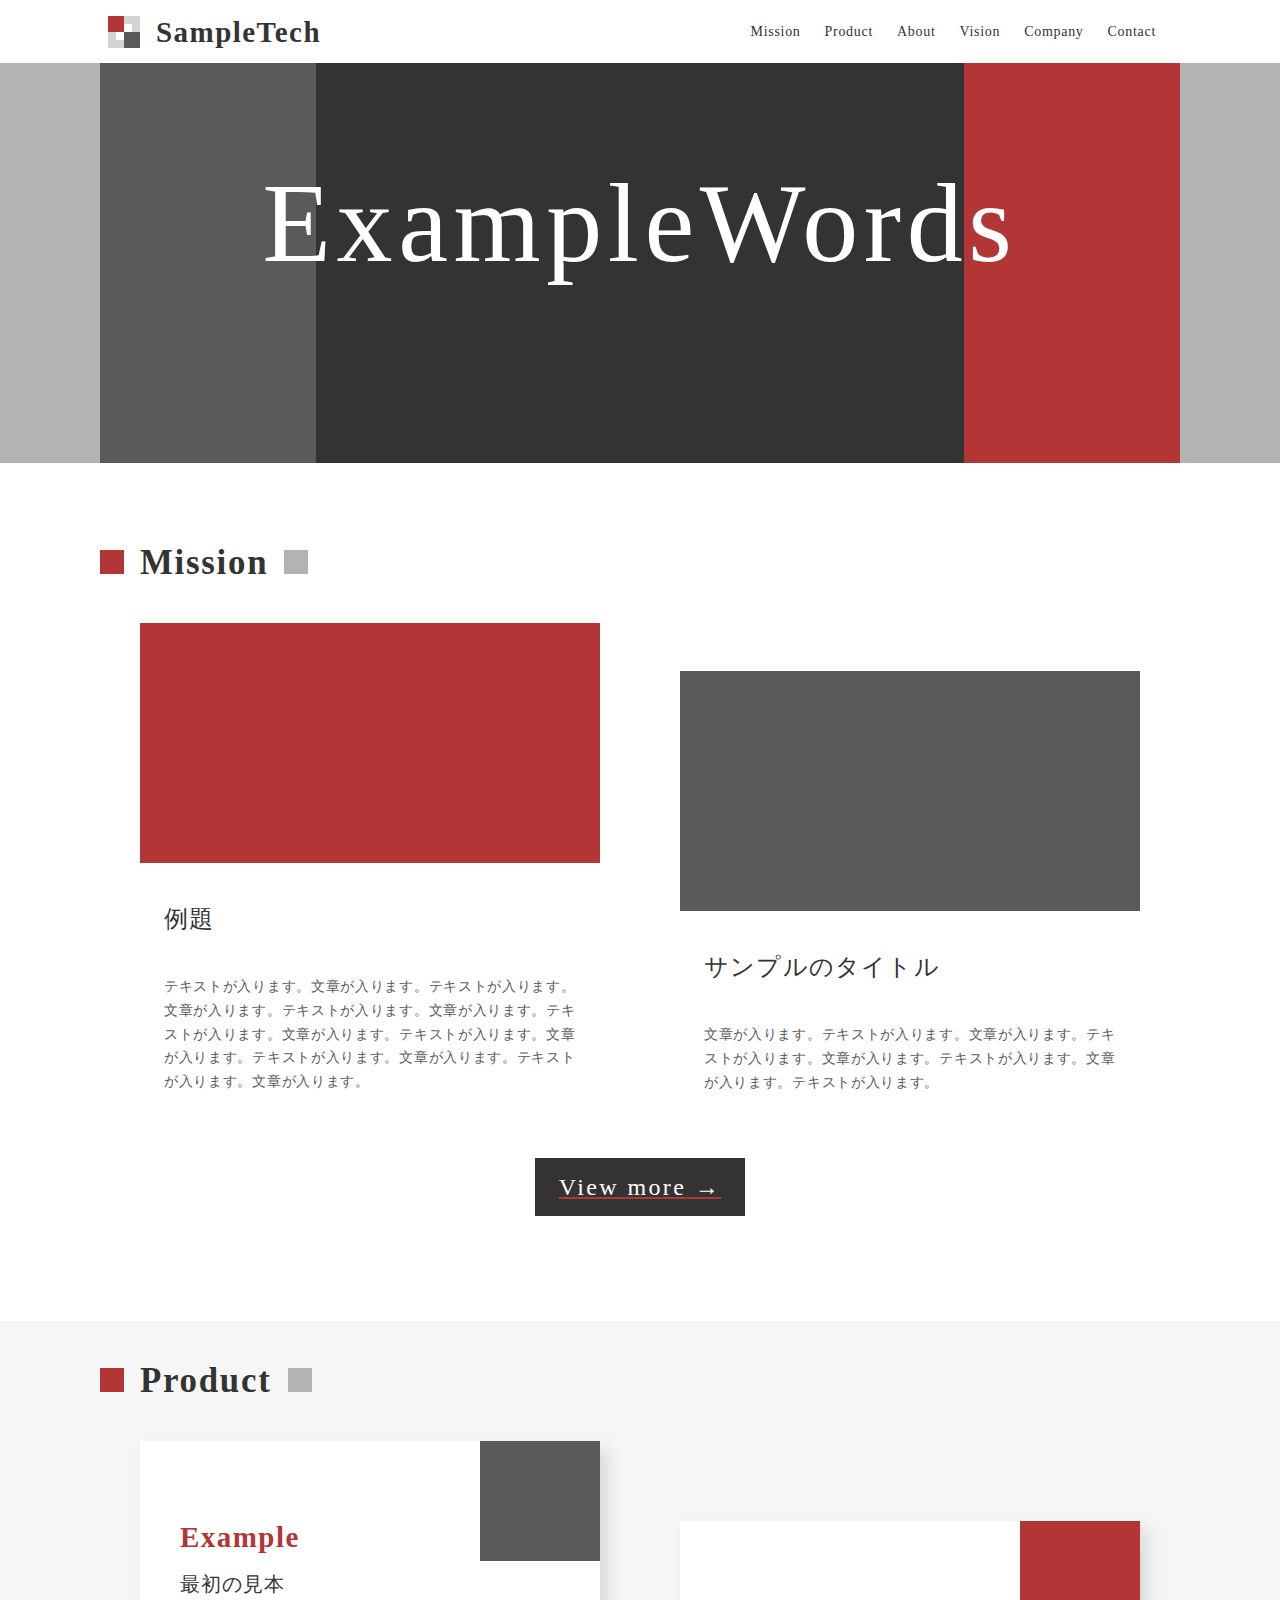
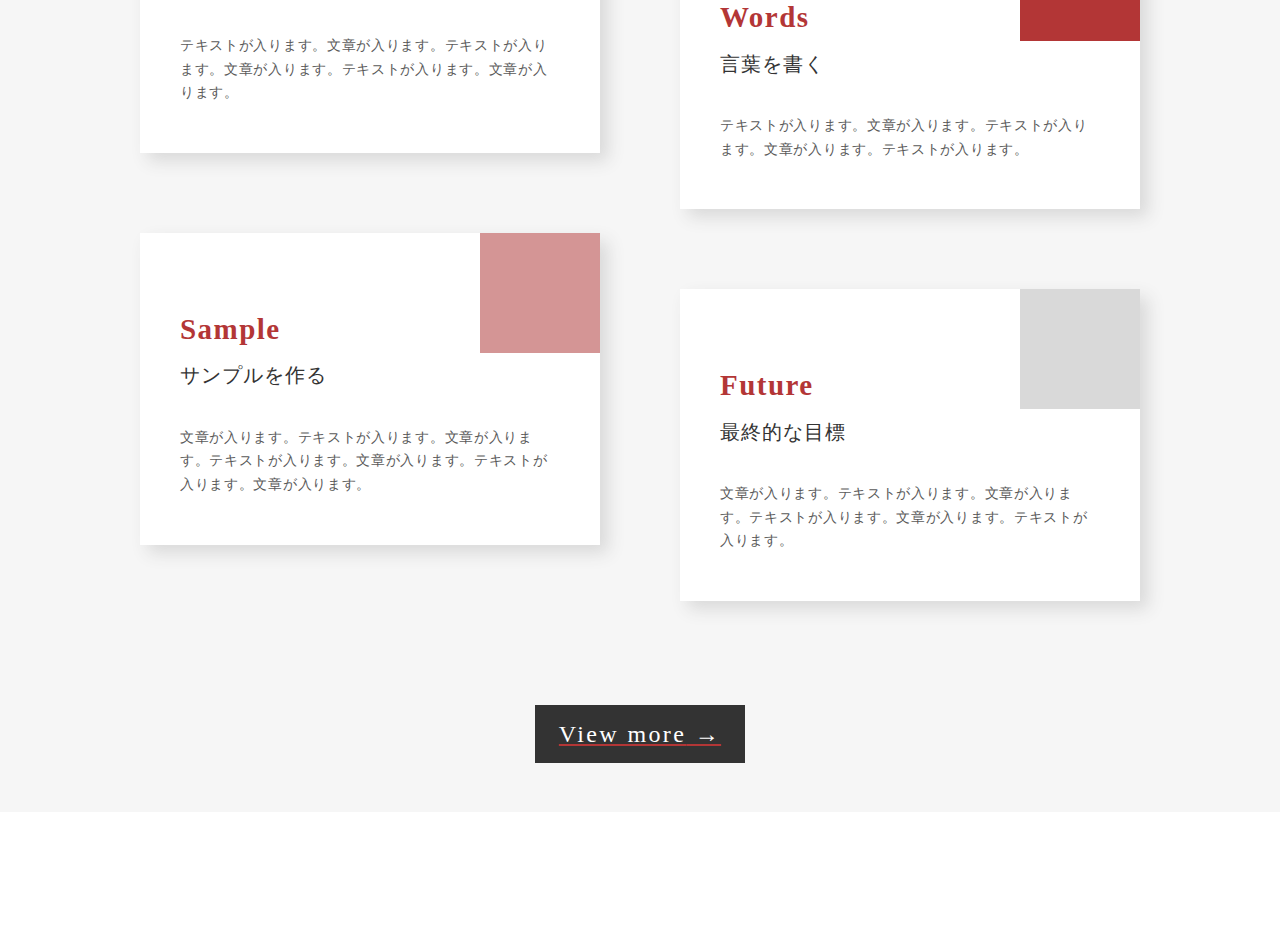
<file: sampletech/index.html>
<!DOCTYPE html>
<html>
  <head>
    <title>SampleTech</title>
    <meta charset="UTF-8" />
    <meta
      name="description"
      content="SampleTechはWebデザインのサンプルとして作られたWebサイトです。"
    />
    <meta name="viewport" content="width=device-width,initial-scale=1.0" />
    <link rel="stylesheet" href="style.css" />
  </head>
  <body>
    <!-- ヘッダー -->
    <header>
      <div class="wid-box">
        <div class="first">
          <!-- ロゴ -->
          <a href="index.html"><h3 class="logo-img">SampleTech</h3></a>
          <!-- PC用ナビゲーション -->
          <nav class="nav-pc">
            <ul>
              <li><a href="mission.html">Mission</a></li>
              <li><a href="product.html">Product</a></li>
              <li><a href="index.html#about">About</a></li>
              <li><a href="index.html#vision">Vision</a></li>
              <li><a href="index.html#company">Company</a></li>
              <li><a href="index.html#contact">Contact</a></li>
            </ul>
          </nav>
        </div>
      </div>
    </header>
    <main>
      <article>
        <section class="main-visual">
          <div class="wid-box">
            <div class="main-box">
              <h1 class="main-message">ExampleWords</h1>
            </div>
          </div>
        </section>
        <!-- ミッション -->
        <section class="mission">
          <div class="wid-box">
            <h2 class="b-and-f">Mission</h2>
            <div class="mission-div">
              <div class="mission-ko">
                <div class="box-m"></div>
                <h4 class="dai4">例題</h4>
                <p>
                  テキストが入ります。文章が入ります。テキストが入ります。文章が入ります。テキストが入ります。文章が入ります。テキストが入ります。文章が入ります。テキストが入ります。文章が入ります。テキストが入ります。文章が入ります。テキストが入ります。文章が入ります。
                </p>
              </div>
              <div class="mission-ko">
                <div class="box-m2"></div>
                <h4 class="dai4">サンプルのタイトル</h4>
                <p>
                  文章が入ります。テキストが入ります。文章が入ります。テキストが入ります。文章が入ります。テキストが入ります。文章が入ります。テキストが入ります。
                </p>
              </div>
            </div>
            <div class="center">
              <a href="mission.html" class="more">View more</a>
            </div>
          </div>
        </section>
        <!-- プロダクト -->
        <section id="product">
          <div class="wid-box">
            <h2 class="b-and-f">Product</h2>
            <div class="product-div">
              <div class="product-ko">
                <div class="product-mago">
                  <div class="box-p"></div>
                  <h3 class="red-b">Example</h3>
                  <h5 class="dai5">最初の見本</h5>
                  <p>
                    テキストが入ります。文章が入ります。テキストが入ります。文章が入ります。テキストが入ります。文章が入ります。
                  </p>
                </div>
                <div class="product-mago">
                  <div class="box-p2"></div>
                  <h3 class="red-b">Sample</h3>
                  <h5 class="dai5">サンプルを作る</h5>
                  <p>
                    文章が入ります。テキストが入ります。文章が入ります。テキストが入ります。文章が入ります。テキストが入ります。文章が入ります。
                  </p>
                </div>
              </div>
              <div class="product-ko2">
                <div class="product-mago">
                  <div class="box-p3"></div>
                  <h3 class="red-b">Words</h3>
                  <h5 class="dai5">言葉を書く</h5>
                  <p>
                    テキストが入ります。文章が入ります。テキストが入ります。文章が入ります。テキストが入ります。
                  </p>
                </div>
                <div class="product-mago">
                  <div class="box-p4"></div>
                  <h3 class="red-b">Future</h3>
                  <h5 class="dai5">最終的な目標</h5>
                  <p>
                    文章が入ります。テキストが入ります。文章が入ります。テキストが入ります。文章が入ります。テキストが入ります。
                  </p>
                </div>
              </div>
            </div>
            <div class="center">
              <a href="mission.html" class="more">View more</a>
            </div>
          </div>
        </section>
      </article>
    </main>
  </body>
</html>
</file>
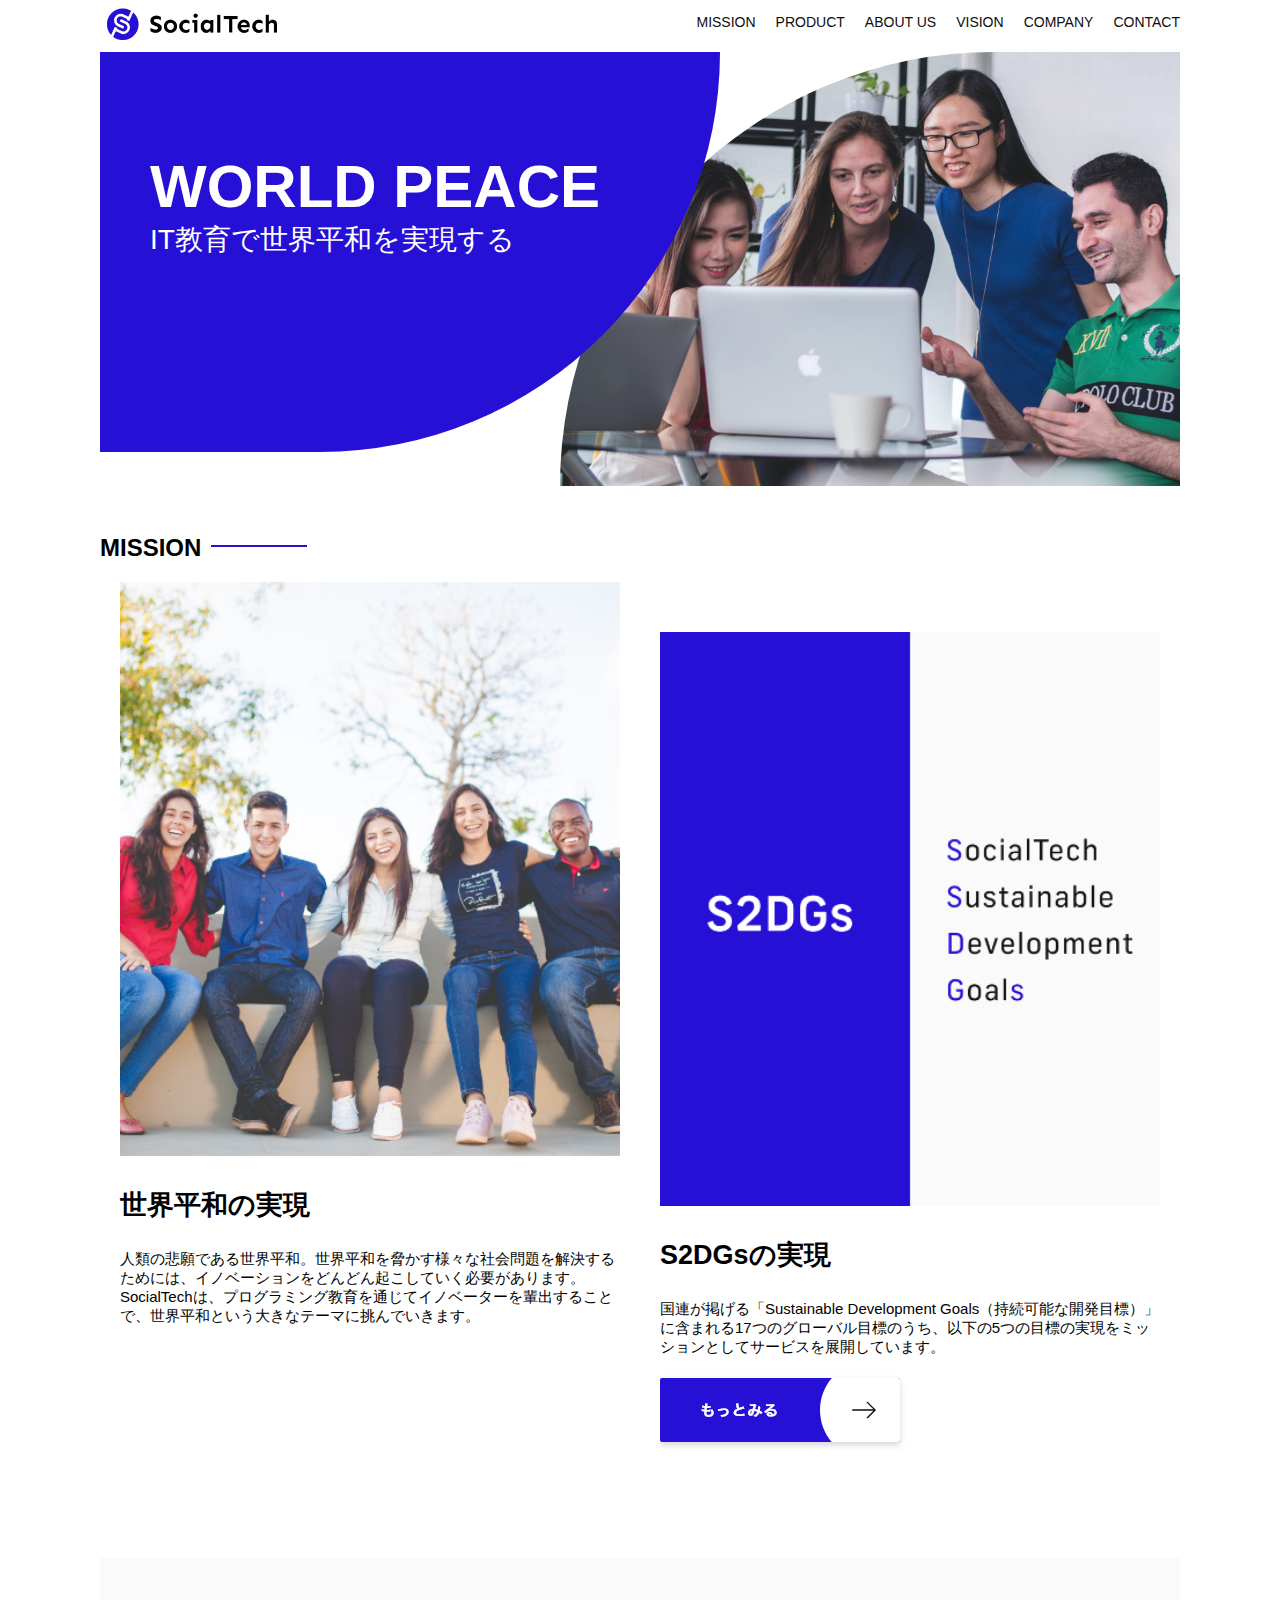
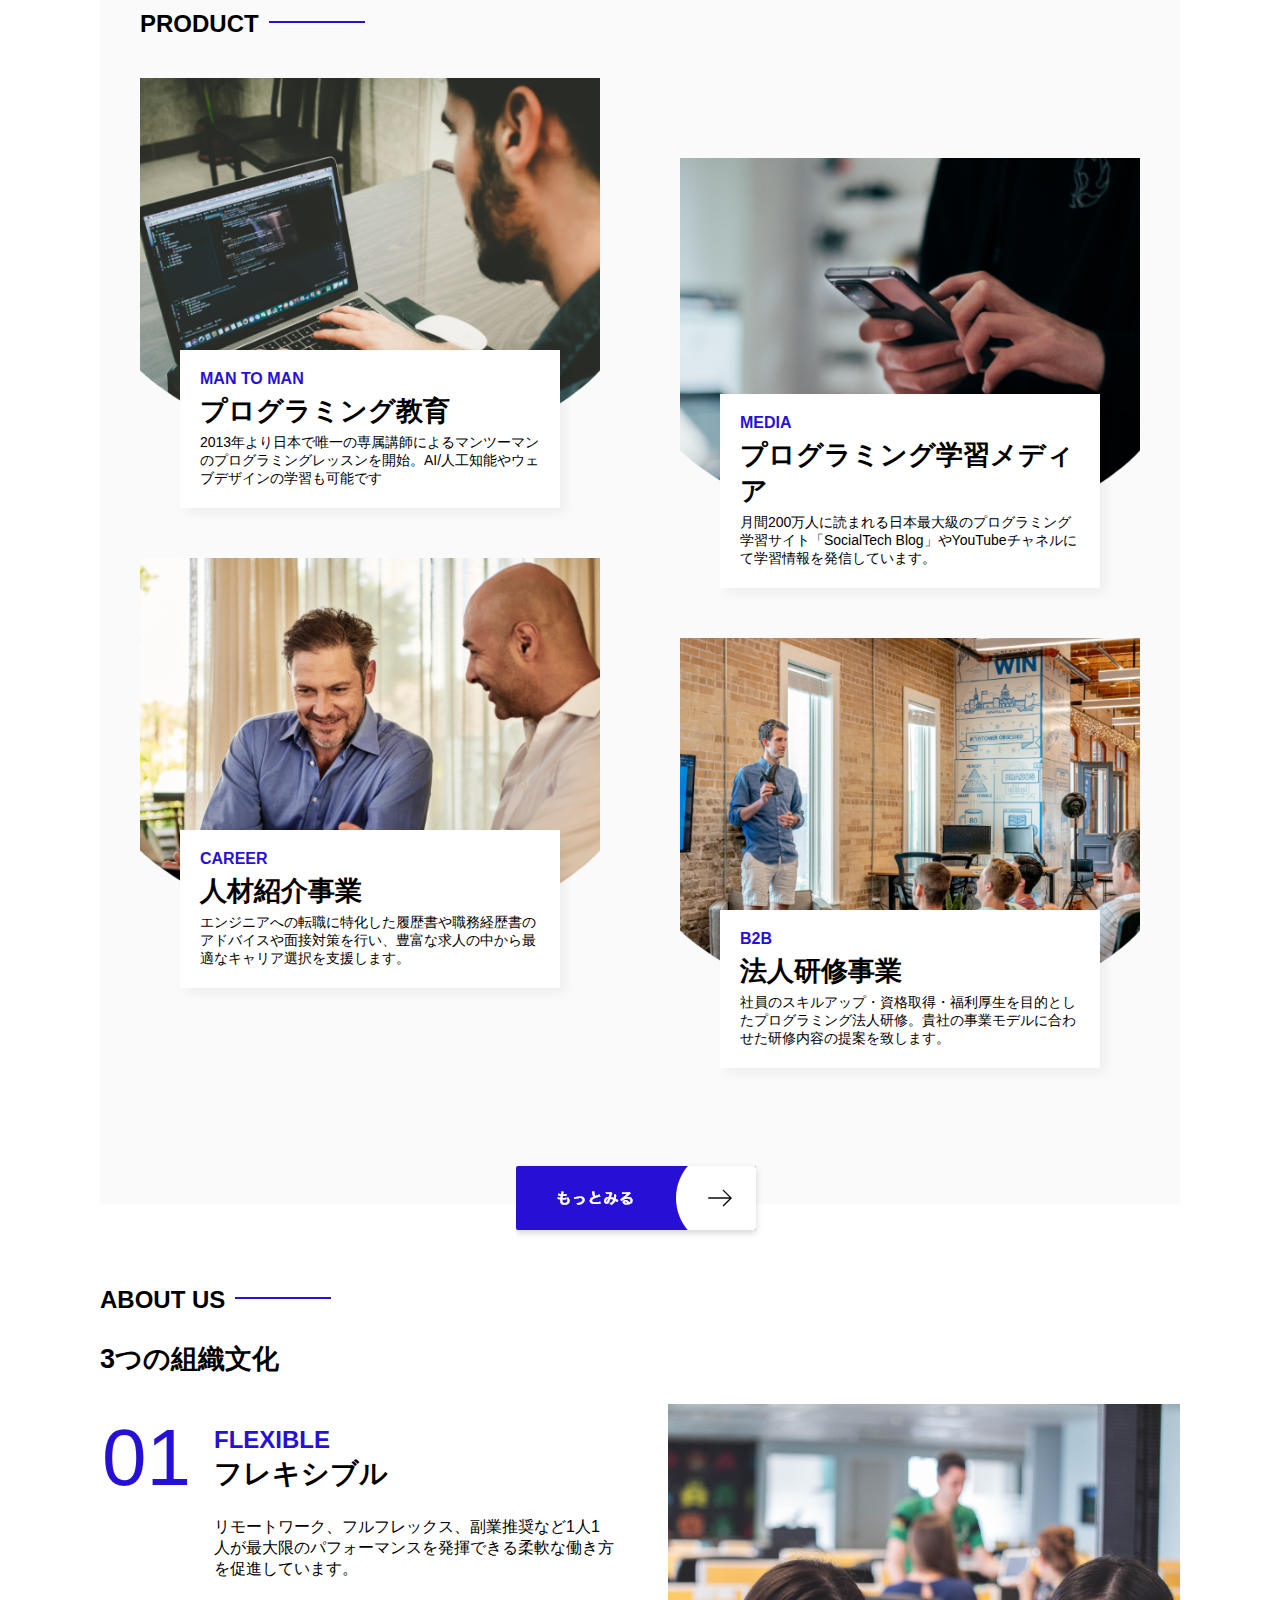
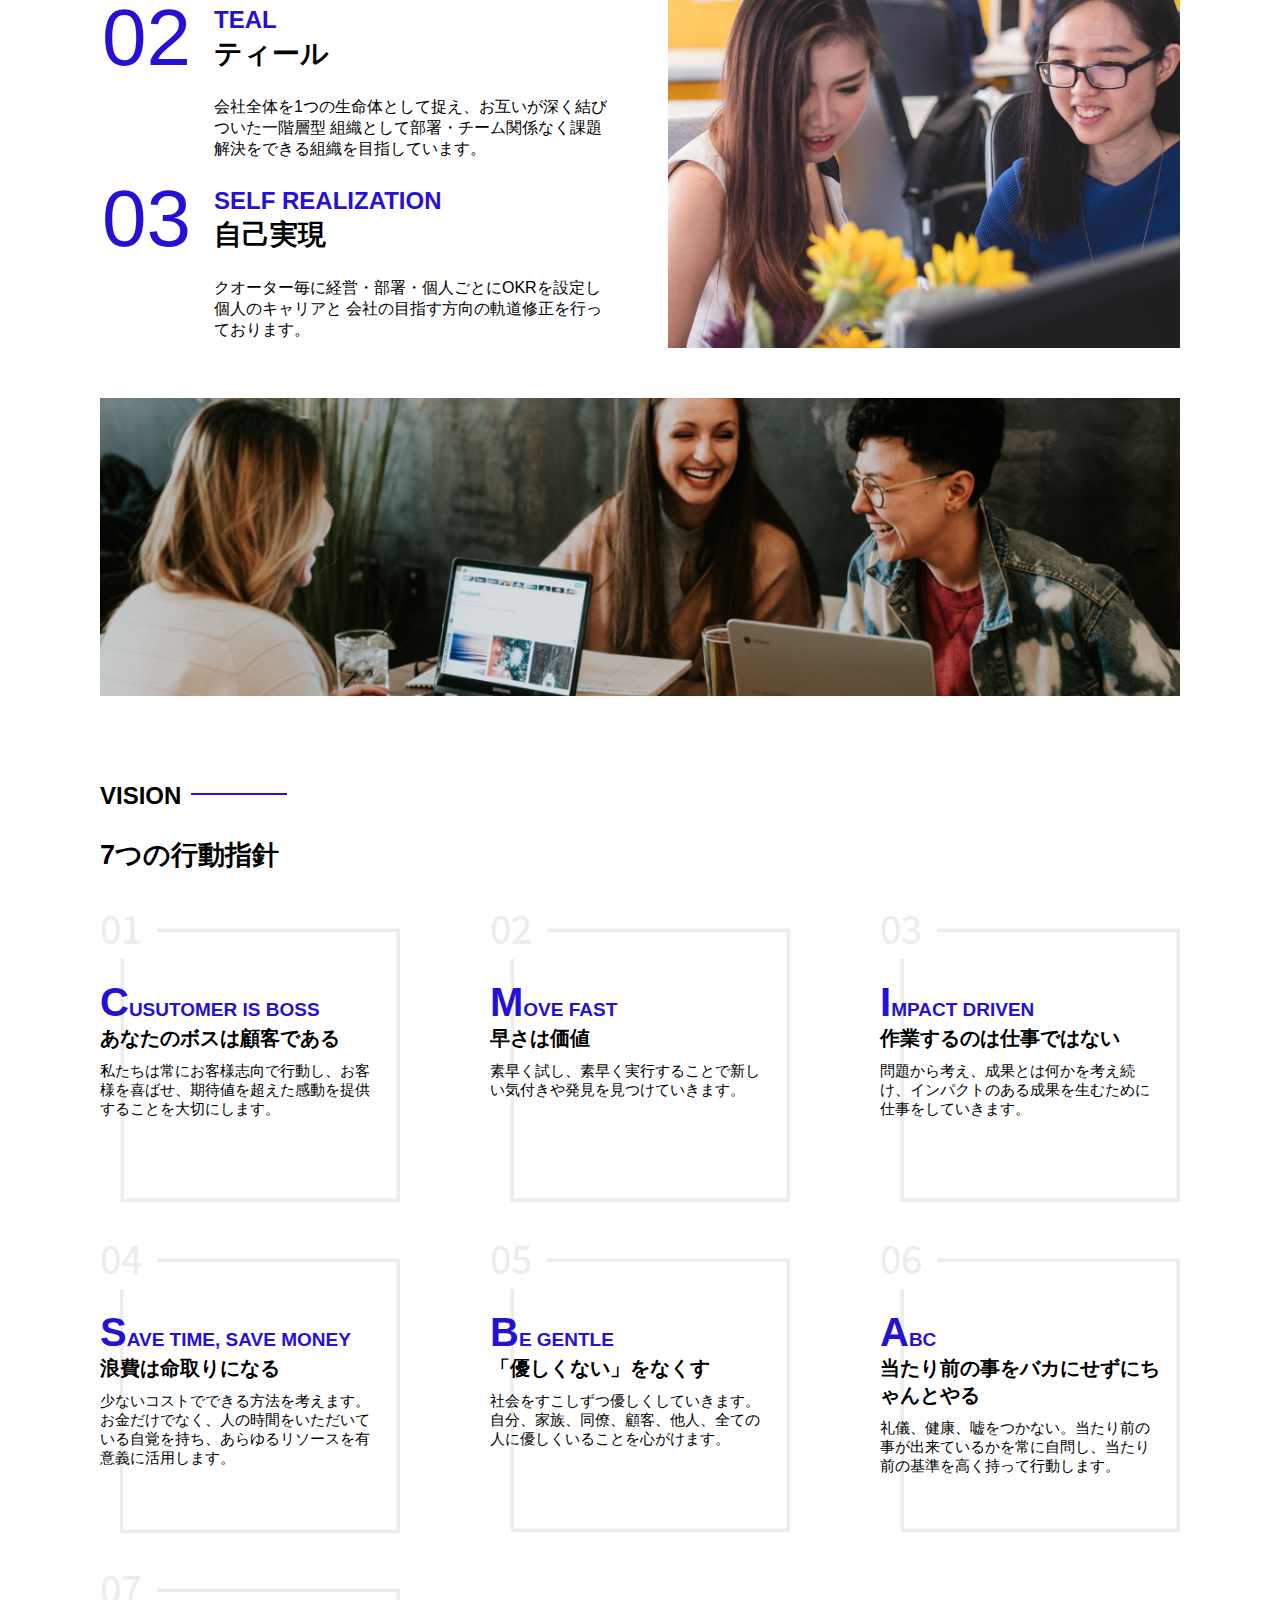
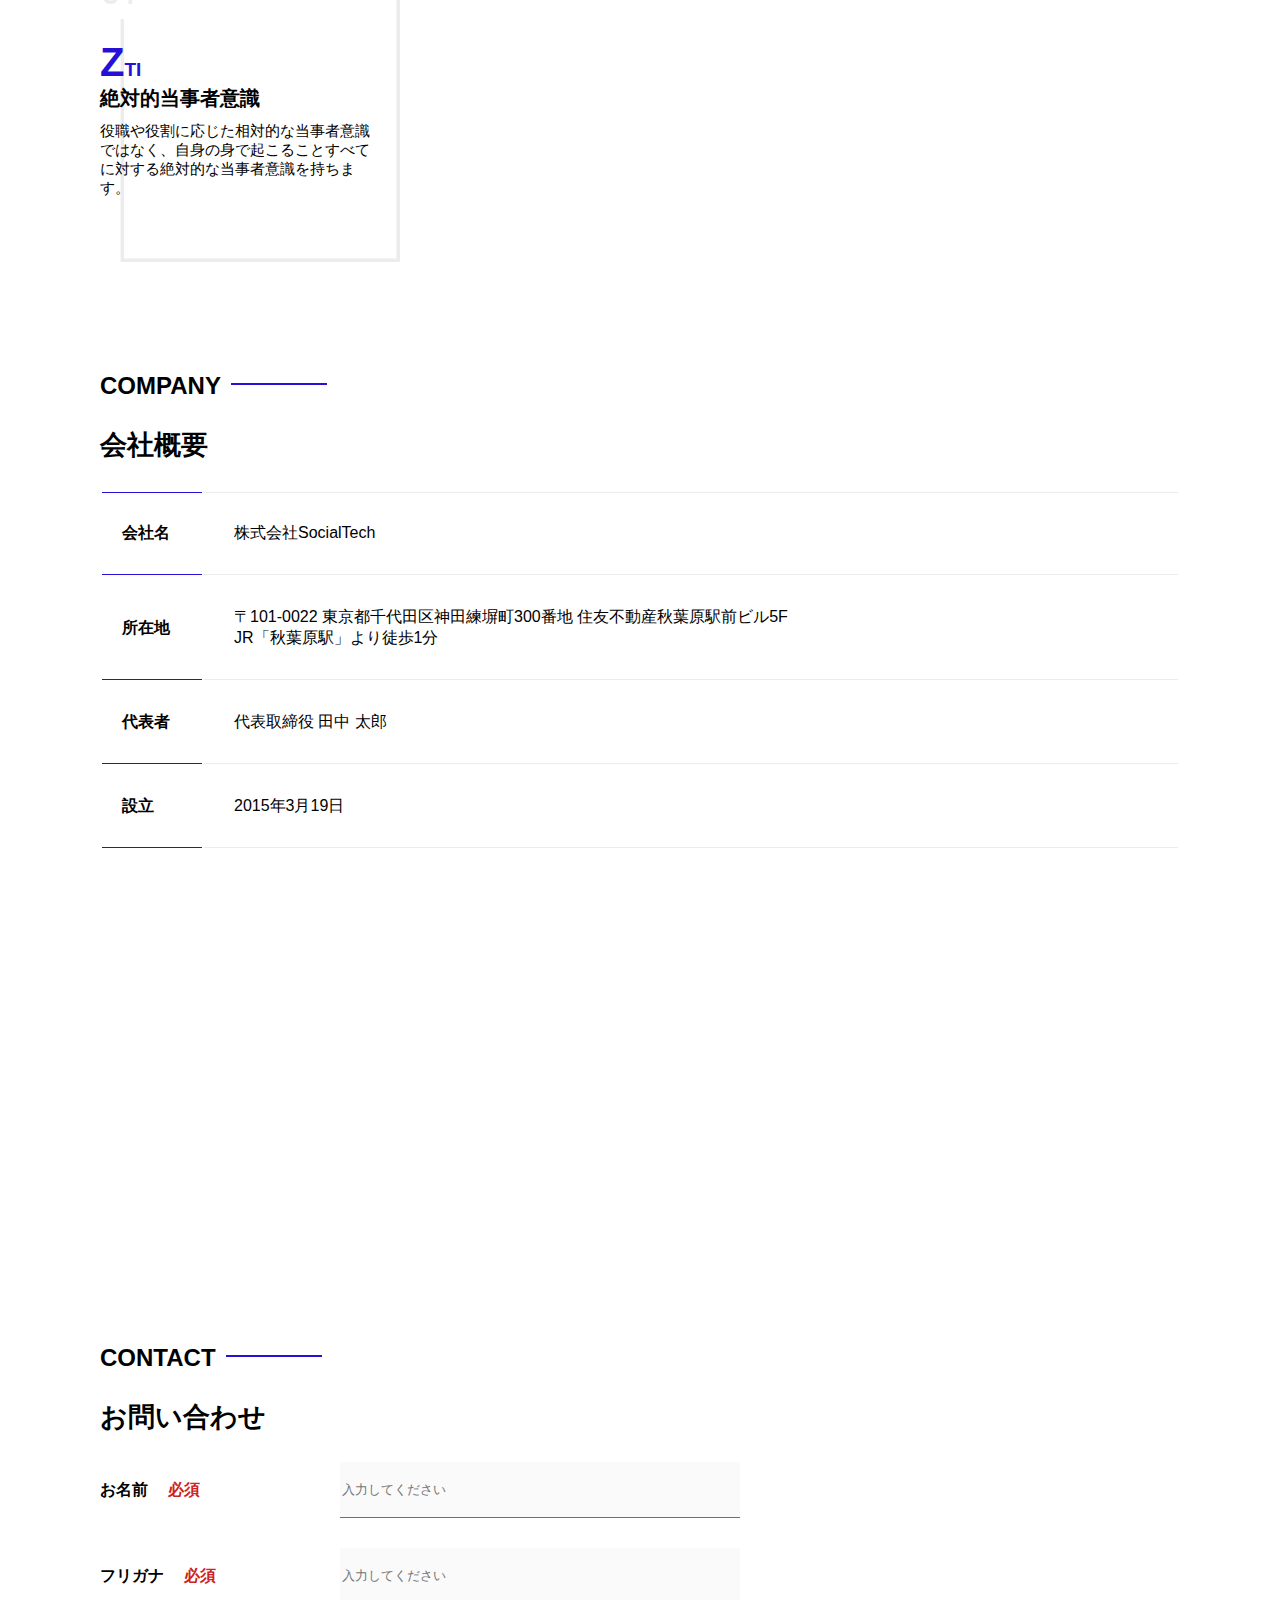
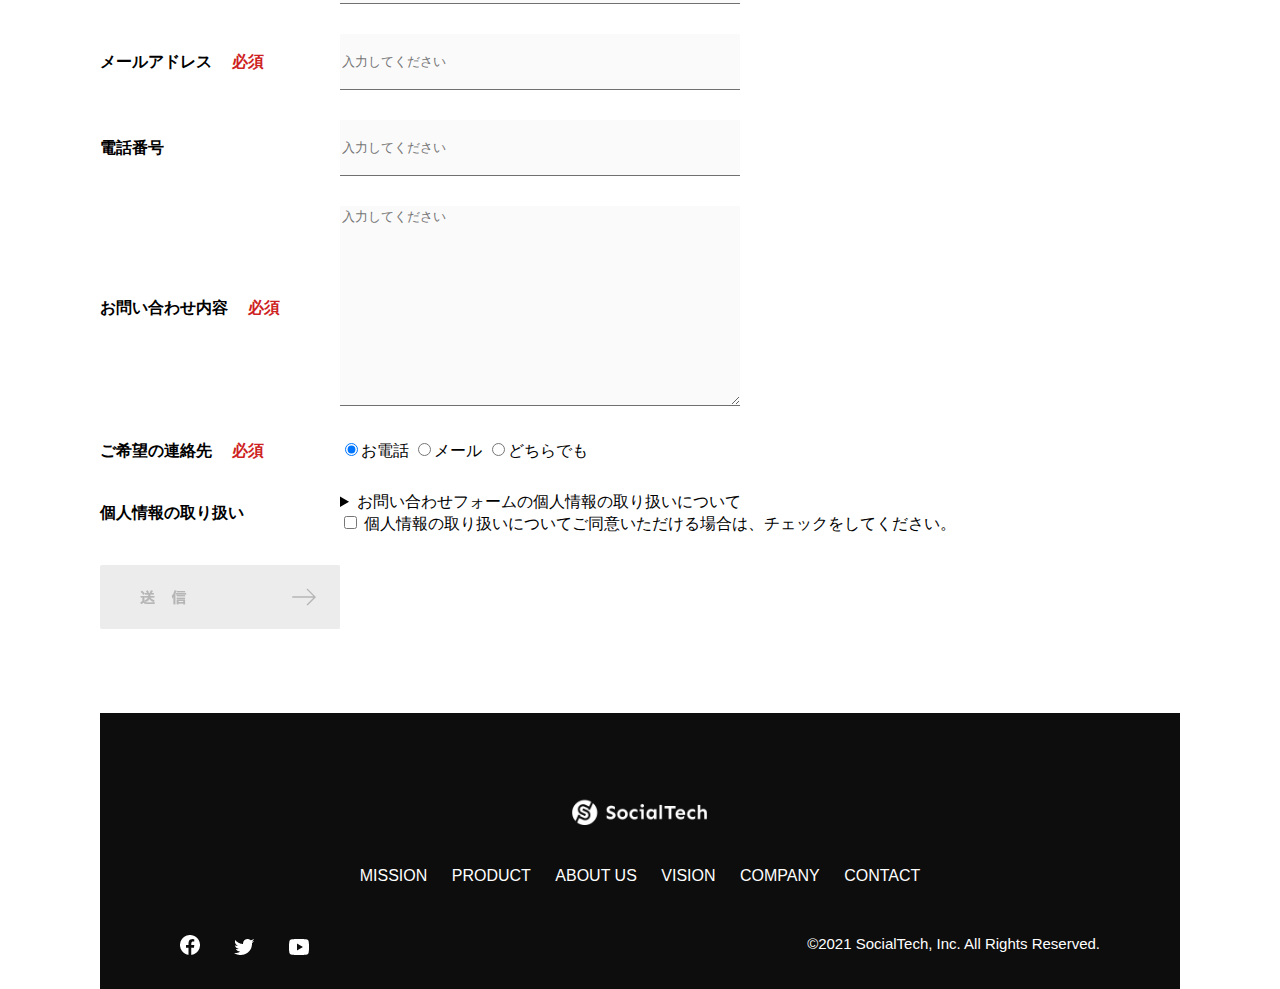
<file: socialtech/index.html>
<!DOCTYPE html>
<html>
  <head>
    <title>SocialTech</title>
    <meta charset="utf-8" />
    <meta
      name="description"
      content="SocialTechはEdTech業界のリーディングカンパニーを目指します。"
    />
    <meta name="viewport" content="width=device-width, initial-scala=1.0" />
    <link rel="stylesheet" href="style.css" />
  </head>
  <body>
    <header>
      <a href="index.html" id="logo">
        <img src="images/logo.png" alt="トップページに戻る" />
      </a>
      <nav id="nav-pc">
        <ul>
          <li><a href="mission.html">MISSION</a></li>
          <li><a href="product.html">PRODUCT</a></li>
          <li><a href="index.html#aboutus">ABOUT US</a></li>
          <li><a href="index.html#vision">VISION</a></li>
          <li><a href="index.html#company">COMPANY</a></li>
          <li><a href="index.html#contact">CONTACT</a></li>
        </ul>
      </nav>
      <!-- スマホ用 -->
      <button
        id="menu-sp"
        onclick="document.getElementById('nav-sp').style.display = 'block'"
      >
        <img src="images/button-menu.png" alt="ナビゲーションを開く" />
      </button>
      <div id="nav-sp">
        <button
          id="close"
          onclick="document.getElementById('nav-sp').style.display = 'none'"
        >
          <img src="images/button-close.png" alt="ナビゲーションを閉じる" />
        </button>
        <nav>
          <ul>
            <li>
              <a
                id="logo-sp"
                href="index.html"
                onclick="document.getElementById('nav-sp').style.display = 'none'"
                ><img src="images/logo-sp.png" alt="トップページに戻る"
              /></a>
            </li>
            <li>
              <a
                class="menu"
                href="mission.html"
                onclick="document.getElementById('nav-sp').style.display = 'none'"
                >MISSION</a
              >
            </li>
            <li>
              <a
                class="menu"
                href="product.html"
                onclick="document.getElementById('nav-sp').style.display = 'none'"
                >PRODUCT</a
              >
            </li>
            <li>
              <a
                class="menu"
                href="index.html#aboutus"
                onclick="document.getElementById('nav-sp').style.display = 'none'"
                >ABOUT US</a
              >
            </li>
            <li>
              <a
                class="menu"
                href="index.html#vision"
                onclick="document.getElementById('nav-sp').style.display = 'none'"
                >VISION</a
              >
            </li>
            <li>
              <a
                class="menu"
                href="index.html#company"
                onclick="document.getElementById('nav-sp').style.display = 'none'"
                >COMPANY</a
              >
            </li>
            <li>
              <a
                class="menu"
                href="index.html#contact"
                onclick="document.getElementById('nav-sp').style.display = 'none'"
                >CONTACT</a
              >
            </li>
          </ul>
        </nav>
        <div id="sns">
          <a href="https://www.facebook.com/sejuku2013"
            ><img src="images/button-facebook.png" alt="Facebookのリンク"
          /></a>
          <a href="https://twitter.com/samuraijuku"
            ><img src="images/button-twitter.png" alt="Twitterのリンク"
          /></a>
          <a href="https://www.youtube.com/channel/UCCFOQO5aDK0xXam4cUQXT8g"
            ><img src="images/button-youtube.png" alt="YouTubeのリンク"
          /></a>
        </div>
      </div>
    </header>
    <main>
      <article>
        <section id="main-visual">
          <div id="main-message">
            <h1>WORLD PEACE</h1>
            <p>IT教育で世界平和を実現する</p>
          </div>
          <img
            src="images/index/index-main.png"
            alt="PCの周りに集まる多国籍の仲間たち"
          />
        </section>
        <section id="mission">
          <h2 class="index-h2">MISSION</h2>
          <div id="mission-flex">
            <div>
              <img
                id="mission-photo"
                src="images/index/index-mission.png"
                alt="屋外のベンチで写真を撮影する多国籍の仲間たち"
              />
              <h3>世界平和の実現</h3>
              <p>
                人類の悲願である世界平和。世界平和を脅かす様々な社会問題を解決するためには、イノベーションをどんどん起こしていく必要があります。SocialTechは、プログラミング教育を通じてイノベーターを輩出することで、世界平和という大きなテーマに挑んでいきます。
              </p>
            </div>
            <div>
              <img id="s2dgs" src="images/index/s2dgs.png" alt="S2DGs" />
              <h3>S2DGsの実現</h3>
              <p>
                国連が掲げる「Sustainable Development
                Goals（持続可能な開発目標）」に含まれる17つのグローバル目標のうち、以下の5つの目標の実現をミッションとしてサービスを展開しています。
              </p>
              <a href="mission.html">
                <img src="images/button-more.png" alt="もっとみる" />
              </a>
            </div>
          </div>
        </section>

        <section id="product">
          <h2 class="index-h2">PRODUCT</h2>
          <div class="product-flex">
            <div id="product-left">
              <div>
                <img
                  class="product-photo"
                  src="images/index/index-mantoman.png"
                  alt="PCでコードを書く男性"
                />
                <div class="product-explain">
                  <span>MAN TO MAN</span>
                  <h3>プログラミング教育</h3>
                  <p>
                    2013年より日本で唯一の専属講師によるマンツーマンのプログラミングレッスンを開始。AI/人工知能やウェブデザインの学習も可能です
                  </p>
                </div>
              </div>
              <div>
                <img
                  class="product-photo"
                  src="images/index/index-career.png"
                  alt="笑顔で話し合う2人の男性"
                />
                <div class="product-explain">
                  <span>CAREER</span>
                  <h3>人材紹介事業</h3>
                  <p>
                    エンジニアへの転職に特化した履歴書や職務経歴書のアドバイスや面接対策を行い、豊富な求人の中から最適なキャリア選択を支援します。
                  </p>
                </div>
              </div>
            </div>
            <div id="product-right">
              <div>
                <img
                  class="product-photo"
                  src="images/index/index-media.png"
                  alt="スマートフォンを操作する人"
                />
                <div class="product-explain">
                  <span>MEDIA</span>
                  <h3>プログラミング学習メディア</h3>
                  <p>
                    月間200万人に読まれる日本最大級のプログラミング学習サイト「SocialTech
                    Blog」やYouTubeチャネルにて学習情報を発信しています。
                  </p>
                </div>
              </div>
              <div>
                <img
                  class="product-photo"
                  src="images/index/index-b2b.png"
                  alt="講演中の男性とそれを聴く人々"
                />
                <div class="product-explain">
                  <span>B2B</span>
                  <h3>法人研修事業</h3>
                  <p>
                    社員のスキルアップ・資格取得・福利厚生を目的としたプログラミング法人研修。貴社の事業モデルに合わせた研修内容の提案を致します。
                  </p>
                </div>
              </div>
            </div>
          </div>
          <div id="product-more">
            <a href="product.html">
              <img src="images/button-more.png" alt="もっとみる" />
            </a>
          </div>
        </section>
        <section id="aboutus">
          <h2 class="index-h2">ABOUT US</h2>
          <h3>3つの組織文化</h3>
          <div>
            <table class="culture-table">
              <tr>
                <td class="culture-num">01</td>
                <th>
                  <span class="culture-en">FLEXIBLE</span><br />フレキシブル
                </th>
              </tr>
              <tr>
                <td>
                  <!-- 空のセル -->
                </td>
                <td class="culture-description">
                  リモートワーク、フルフレックス、副業推奨など1人1人が最大限のパフォーマンスを発揮できる柔軟な働き方を促進しています。
                </td>
              </tr>
              <tr>
                <td class="culture-num">02</td>
                <th><span class="culture-en">TEAL</span><br />ティール</th>
              </tr>
              <tr>
                <td>
                  <!-- 空のセル -->
                </td>
                <td class="culture-description">
                  会社全体を1つの生命体として捉え、お互いが深く結びついた一階層型
                  組織として部署・チーム関係なく課題解決をできる組織を目指しています。
                </td>
              </tr>
              <tr>
                <td class="culture-num">03</td>
                <th>
                  <span class="culture-en">SELF REALIZATION</span><br />自己実現
                </th>
              </tr>
              <tr>
                <td>
                  <!-- 空のセル -->
                </td>
                <td class="culture-description">
                  クオーター毎に経営・部署・個人ごとにOKRを設定し個人のキャリアと
                  会社の目指す方向の軌道修正を行っております。
                </td>
              </tr>
            </table>
            <img
              class="culture-img"
              src="images/index/index-aboutus1.png"
              alt="笑顔で話し合う2人の女性"
            />
          </div>
          <img
            class="culture-img2"
            src="images/index/index-aboutus2.png"
            alt="笑顔で話し合う3人の男女"
          />
        </section>
        <section id="vision">
          <h2 class="index-h2">VISION</h2>
          <h3>7つの行動指針</h3>
          <div>
            <div class="vision-box">
              <img src="images/index/vision-01.png" alt="01" />
              <div>
                <h4>CUSUTOMER IS BOSS</h4>
                <h5>あなたのボスは顧客である</h5>
                <p>
                  私たちは常にお客様志向で行動し、お客様を喜ばせ、期待値を超えた感動を提供することを大切にします。
                </p>
              </div>
            </div>
            <div class="vision-box">
              <img src="images/index/vision-02.png" alt="02" />
              <div>
                <h4>MOVE FAST</h4>
                <h5>早さは価値</h5>
                <p>
                  素早く試し、素早く実行することで新しい気付きや発見を見つけていきます。
                </p>
              </div>
            </div>
            <div class="vision-box">
              <img src="images/index/vision-03.png" alt="03" />
              <div>
                <h4>IMPACT DRIVEN</h4>
                <h5>作業するのは仕事ではない</h5>
                <p>
                  問題から考え、成果とは何かを考え続け、インパクトのある成果を生むために仕事をしていきます。
                </p>
              </div>
            </div>
            <div class="vision-box">
              <img src="images/index/vision-04.png" alt="04" />
              <div>
                <h4>SAVE TIME, SAVE MONEY</h4>
                <h5>浪費は命取りになる</h5>
                <p>
                  少ないコストでできる方法を考えます。お金だけでなく、人の時間をいただいている自覚を持ち、あらゆるリソースを有意義に活用します。
                </p>
              </div>
            </div>
            <div class="vision-box">
              <img src="images/index/vision-05.png" alt="05" />
              <div>
                <h4>BE GENTLE</h4>
                <h5>「優しくない」をなくす</h5>
                <p>
                  社会をすこしずつ優しくしていきます。自分、家族、同僚、顧客、他人、全ての人に優しくいることを心がけます。
                </p>
              </div>
            </div>
            <div class="vision-box">
              <img src="images/index/vision-06.png" alt="06" />
              <div>
                <h4>ABC</h4>
                <h5>当たり前の事をバカにせずにちゃんとやる</h5>
                <p>
                  礼儀、健康、嘘をつかない。当たり前の事が出来ているかを常に自問し、当たり前の基準を高く持って行動します。
                </p>
              </div>
            </div>
            <div class="vision-box">
              <img src="images/index/vision-07.png" alt="07" />
              <div>
                <h4>ZTI</h4>
                <h5>絶対的当事者意識</h5>
                <p>
                  役職や役割に応じた相対的な当事者意識ではなく、自身の身で起こることすべてに対する絶対的な当事者意識を持ちます。
                </p>
              </div>
            </div>
          </div>
        </section>
        <section id="company">
          <h2 class="index-h2">COMPANY</h2>
          <h3>会社概要</h3>
          <table id="company-table">
            <tr>
              <th class="tableheader tableheader-first">会社名</th>
              <td class="cell cell-first">株式会社SocialTech</td>
            </tr>
            <tr>
              <th class="tableheader">所在地</th>
              <td class="cell">
                〒101-0022 東京都千代田区神田練塀町300番地
                住友不動産秋葉原駅前ビル5F<br />JR「秋葉原駅」より徒歩1分
              </td>
            </tr>
            <tr>
              <th class="tableheader">代表者</th>
              <td class="cell">代表取締役 田中 太郎</td>
            </tr>
            <tr>
              <th class="tableheader">設立</th>
              <td class="cell">2015年3月19日</td>
            </tr>
          </table>
          <iframe
            src="https://www.google.com/maps/embed?pb=!1m18!1m12!1m3!1d3240.0688551336807!2d139.7720776771055!3d35.69992317258124!2m3!1f0!2f0!3f0!3m2!1i1024!2i768!4f13.1!3m3!1m2!1s0x60188fee13660e23%3A0x77137876edf742ac!2z5L2P5Y-L5LiN5YuV55Sj56eL6JGJ5Y6f6aeF5YmN44OT44Or!5e0!3m2!1sja!2sjp!4v1704858013291!5m2!1sja!2sjp"
            style="border: 0"
            allowfullscreen=""
            loading="lazy"
          >
          </iframe>
        </section>
        <section id="contact">
          <h2 class="index-h2">CONTACT</h2>
          <h3>お問い合わせ</h3>
          <form>
            <div>
              <div class="contact-heading">
                <label class="contact-label"
                  >お名前<span class="contact-span">必須</span></label
                >
              </div>
              <div>
                <input
                  type="text"
                  name="name"
                  placeholder="入力してください"
                  class="contact-textbox"
                />
              </div>
            </div>
            <div>
              <div class="contact-heading">
                <label class="contact-label"
                  >フリガナ<span class="contact-span">必須</span></label
                >
              </div>
              <div>
                <input
                  type="text"
                  name="hurigana"
                  placeholder="入力してください"
                  class="contact-textbox"
                />
              </div>
            </div>
            <div>
              <div class="contact-heading">
                <label class="contact-label"
                  >メールアドレス<span class="contact-span">必須</span></label
                >
              </div>
              <div>
                <input
                  type="text"
                  name="email"
                  placeholder="入力してください"
                  class="contact-textbox"
                />
              </div>
            </div>
            <div>
              <div class="contact-heading">
                <label class="contact-label">電話番号</label>
              </div>
              <div>
                <input
                  type="text"
                  name="tel"
                  placeholder="入力してください"
                  class="contact-textbox"
                />
              </div>
            </div>
            <div>
              <div class="contact-heading">
                <label class="contact-label"
                  >お問い合わせ内容<span class="contact-span">必須</span></label
                >
              </div>
              <div>
                <textarea
                  class="contact-textarea"
                  placeholder="入力してください"
                  name="message"
                ></textarea>
              </div>
            </div>
            <div>
              <div class="contact-heading">
                <label class="contact-label"
                  >ご希望の連絡先<span class="contact-span">必須</span></label
                >
              </div>
              <div>
                <input
                  class="radiobutton"
                  type="radio"
                  value="tel"
                  name="contact"
                  checked
                /><label>お電話</label>
                <input
                  class="radiobutton"
                  type="radio"
                  value="mail"
                  name="contact"
                /><label>メール</label>
                <input
                  class="radiobutton"
                  type="radio"
                  value="both"
                  name="contact"
                /><label>どちらでも</label>
              </div>
            </div>
            <div>
              <div class="contact-heading">
                <label class="contact-label">個人情報の取り扱い</label>
              </div>
              <div>
                <details>
                  <summary>
                    お問い合わせフォームの個人情報の取り扱いについて
                  </summary>
                  <div>
                    <dl>
                      <dt>１．組織の名称又は氏名</dt>
                      <dd>株式会社SocialTech</dd>
                      <dt>
                        ２．個人情報保護管理者（若しくはその代理人）の氏名又は職名、所属及び連絡先
                      </dt>
                      <dd>
                        <p>鈴木 一郎 コーポレート部</p>
                        <p>メールアドレス：samurai@example.com</p>
                        <p>TEL：03-1234-5678</p>
                      </dd>
                      <dt>３．個人情報の利用目的</dt>
                      <dd>
                        <ul>
                          <li>
                            本サービス及び本サービスに関連する情報の提供又はそれらに関する連絡のため
                          </li>
                          <li>ユーザーの本人確認のため</li>
                          <li>当社サービスのご案内のため</li>
                          <li>
                            当社の商品等の広告または宣伝（電子メールによるものを含むものとします。）
                          </li>
                        </ul>
                      </dd>
                      <dt>４．個人情報の取り扱い業務の委託</dt>
                      <dd>
                        個人情報の取扱業務の全部または一部を外部に業務委託する場合があります。その際、弊社は、個人情報を適切に保護できる管理体制を敷き実行していることを条件として委託先を厳選したうえで、機密保持契約を委託先と締結し、お客様の個人情報を厳密に管理させます。
                      </dd>
                      <dt>５．個人情報の開示等の請求</dt>
                      <dd>
                        お客様は、弊社に対してご自身の個人情報の開示等（利用目的の通知、開示、内容の訂正・追加・削除、利用の停止または消去、第三者への提供の停止）に関して、当社問合わせ窓口に申し出ることができます。<br />
                        その際、弊社はお客様ご本人を確認させていただいたうえで、合理的な期間内に対応いたします。<br />
                        なお、個人情報に関する弊社問合わせ先は、次の通りです。
                      </dd>
                      <dd>
                        <p>株式会社SocialTech 個人情報問合せ窓口</p>
                        <p>
                          〒150-0043 東京都千代田区神田練塀町300番地
                          住友不動産秋葉原駅前ビル5F
                        </p>
                        <p>
                          メールアドレス：samurai@example.com TEL：03-1234-5678
                        </p>
                      </dd>

                      <dt>６．個人情報を提供されることの任意性について</dt>
                      <dd>
                        お客様がご自身の個人情報を弊社に提供されるか否かは、お客様のご判断によりますが、もしご提供されない場合には、適切なサービスが提供できない場合がありますので予めご了承ください。
                      </dd>
                    </dl>
                  </div>
                </details>
                <input type="checkbox" name="agree" />
                <span
                  >個人情報の取り扱いについてご同意いただける場合は、チェックをしてください。</span
                >
              </div>
            </div>
            <input type="image" src="images/button-submit.png" alt="送信する" />
          </form>
        </section>
      </article>
    </main>
    <footer>
      <div id="footer-logo">
        <img src="images/logo-sp.png" alt="SocialTech" />
      </div>
      <div id="footer-link">
        <a href="mission.html">MISSION</a>
        <a href="product.html">PRODUCT</a>
        <a href="index.html#aboutus">ABOUT US</a>
        <a href="index.html#vision">VISION</a>
        <a href="index.html#company">COMPANY</a>
        <a href="index.html#contant">CONTACT</a>
      </div>
      <div id="sns-footer">
        <div class="sns-btns">
          <a href="https://www.facebook.com/sejuku2013"
            ><img src="images/button-facebook.png" alt="FaceBookのリンク"
          /></a>
          <a href="https//twitter.com/samuraijuku"
            ><img src="images/button-twitter.png" alt="Twitterのリンク"
          /></a>
          <a href="https://www.youtube.com/channel/UCCFOQO5aDK0xXam4cUQXT8g"
            ><img src="images/button-youtube.png" alt="Youtubeのリンク"
          /></a>
        </div>
        <p id="copyright">&copy;2021 SocialTech, Inc. All Rights Reserved.</p>
      </div>
    </footer>
  </body>
</html>
</file>
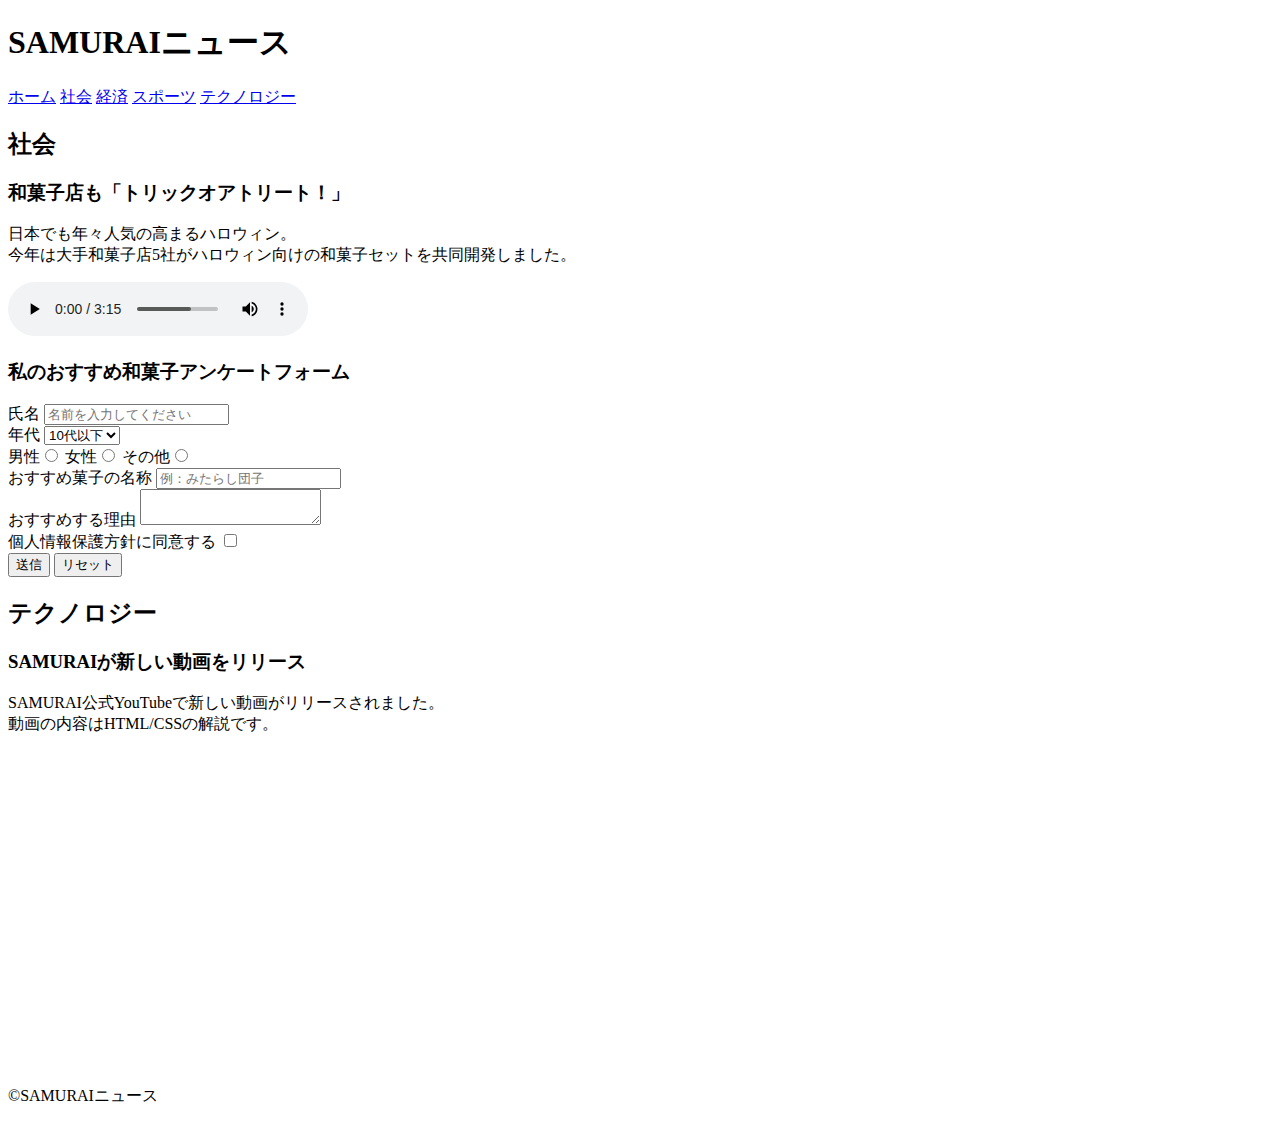
<file: kadai_008/kadai_008.html>
<!DOCTYPE html>
<html>
  <head>
    <title>8章課題</title>
    <meta name="description" content="このページは8章の課題です。" />
    <meta charset="UTF-8" />
  </head>
  <body>
    <header>
      <h1>SAMURAIニュース</h1>
      <nav>
        <a href="https://www.sejuku.net/">ホーム</a>
        <a href="https://www.sejuku.net/">社会</a>
        <a href="https://www.sejuku.net/">経済</a>
        <a href="https://www.sejuku.net/">スポーツ</a>
        <a href="https://www.sejuku.net/">テクノロジー</a>
      </nav>
    </header>
    <main>
      <article>
        <h2>社会</h2>
        <section>
          <h3>和菓子店も「トリックオアトリート！」</h3>
          <p>
            日本でも年々人気の高まるハロウィン。<br />
            今年は大手和菓子店5社がハロウィン向けの和菓子セットを共同開発しました。
          </p>
          <audio src="ichi.mp3" controls></audio>
        </section>
        <section>
          <h3>私のおすすめ和菓子アンケートフォーム</h3>
          <form>
            <label>氏名</label>
            <input type="text" placeholder="名前を入力してください" />
            <br />
            <label>年代</label>
            <select>
              <option>10代以下</option>
              <option>20代</option>
              <option>30代</option>
              <option>40代以上</option>
            </select>
            <br />
            <label>男性</label><input type="radio" name="gender" />
            <label>女性</label><input type="radio" name="gender" />
            <label>その他</label><input type="radio" name="gender" />
            <br />
            <label>おすすめ菓子の名称</label>
            <input type="text" placeholder="例：みたらし団子" />
            <br />
            <label>おすすめする理由</label>
            <textarea></textarea>
            <br />
            <label>個人情報保護方針に同意する</label>
            <input type="checkbox" />
            <br />
            <input type="submit" value="送信" />
            <input type="reset" value="リセット" />
          </form>
        </section>
      </article>
      <article>
        <h2>テクノロジー</h2>
        <section>
          <h3>SAMURAIが新しい動画をリリース</h3>
          <p>
            SAMURAI公式YouTubeで新しい動画がリリースされました。<br />
            動画の内容はHTML/CSSの解説です。
          </p>
          <iframe
            width="560"
            height="315"
            src="https://www.youtube.com/embed/2JLiGSUohEo?si=Ihs1pkZjOUnGh-DL"
            title="YouTube video player"
            frameborder="0"
            allow="accelerometer; autoplay; clipboard-write; encrypted-media; gyroscope; picture-in-picture; web-share"
            referrerpolicy="strict-origin-when-cross-origin"
            allowfullscreen
          ></iframe>
        </section>
      </article>
    </main>
    <footer>
      <p>&copy;SAMURAIニュース</p>
    </footer>
  </body>
</html>
</file>
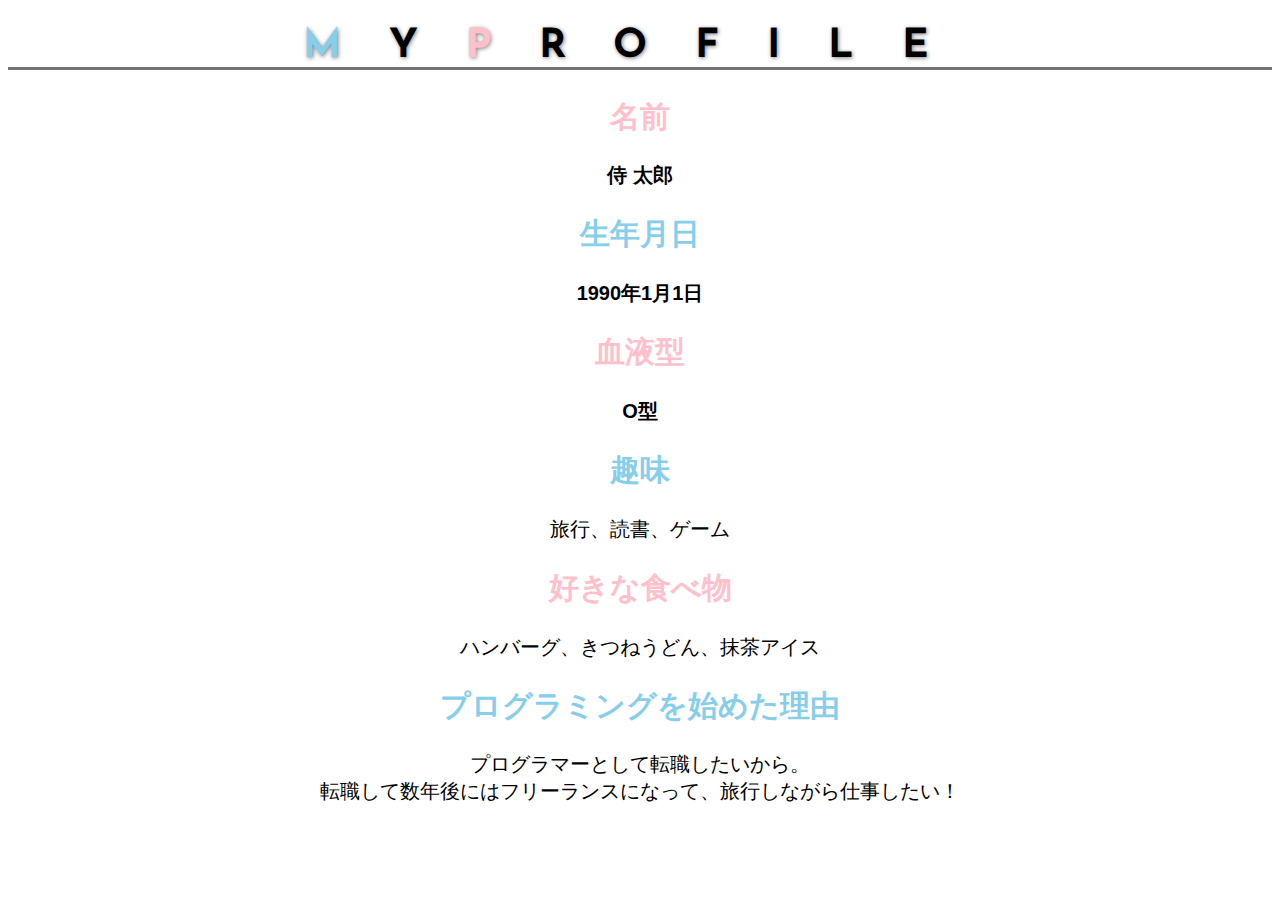
<file: kadai_015/kadai_015.html>
<!DOCTYPE html>
<html>
  <head>
    <title>15章課題</title>
    <meta charset="UTF-8" />
    <meta name="description" content="このページは15章の課題です。" />
    <link rel="stylesheet" href="style.css" />
    <link rel="preconnect" href="https://fonts.googleapis.com" />
    <link rel="preconnect" href="https://fonts.gstatic.com" crossorigin />
    <link
      href="https://fonts.googleapis.com/css2?family=Josefin+Sans&display=swap"
      rel="stylesheet"
    />
  </head>
  <body>
    <h1><span class="blue">M</span>Y<span class="pink">P</span>ROFILE</h1>
    <div id="basic">
      <h2 class="pink">名前</h2>
      <p>侍 太郎</p>
      <h2 class="blue">生年月日</h2>
      <p>1990年1月1日</p>
      <h2 class="pink">血液型</h2>
      <p>O型</p>
    </div>
    <h2 class="blue">趣味</h2>
    <p>旅行、読書、ゲーム</p>
    <h2 class="pink">好きな食べ物</h2>
    <p>ハンバーグ、きつねうどん、抹茶アイス</p>
    <h2 class="blue">プログラミングを始めた理由</h2>
    <p>
      プログラマーとして転職したいから。<br />転職して数年後にはフリーランスになって、旅行しながら仕事したい！
    </p>
  </body>
</html>
</file>
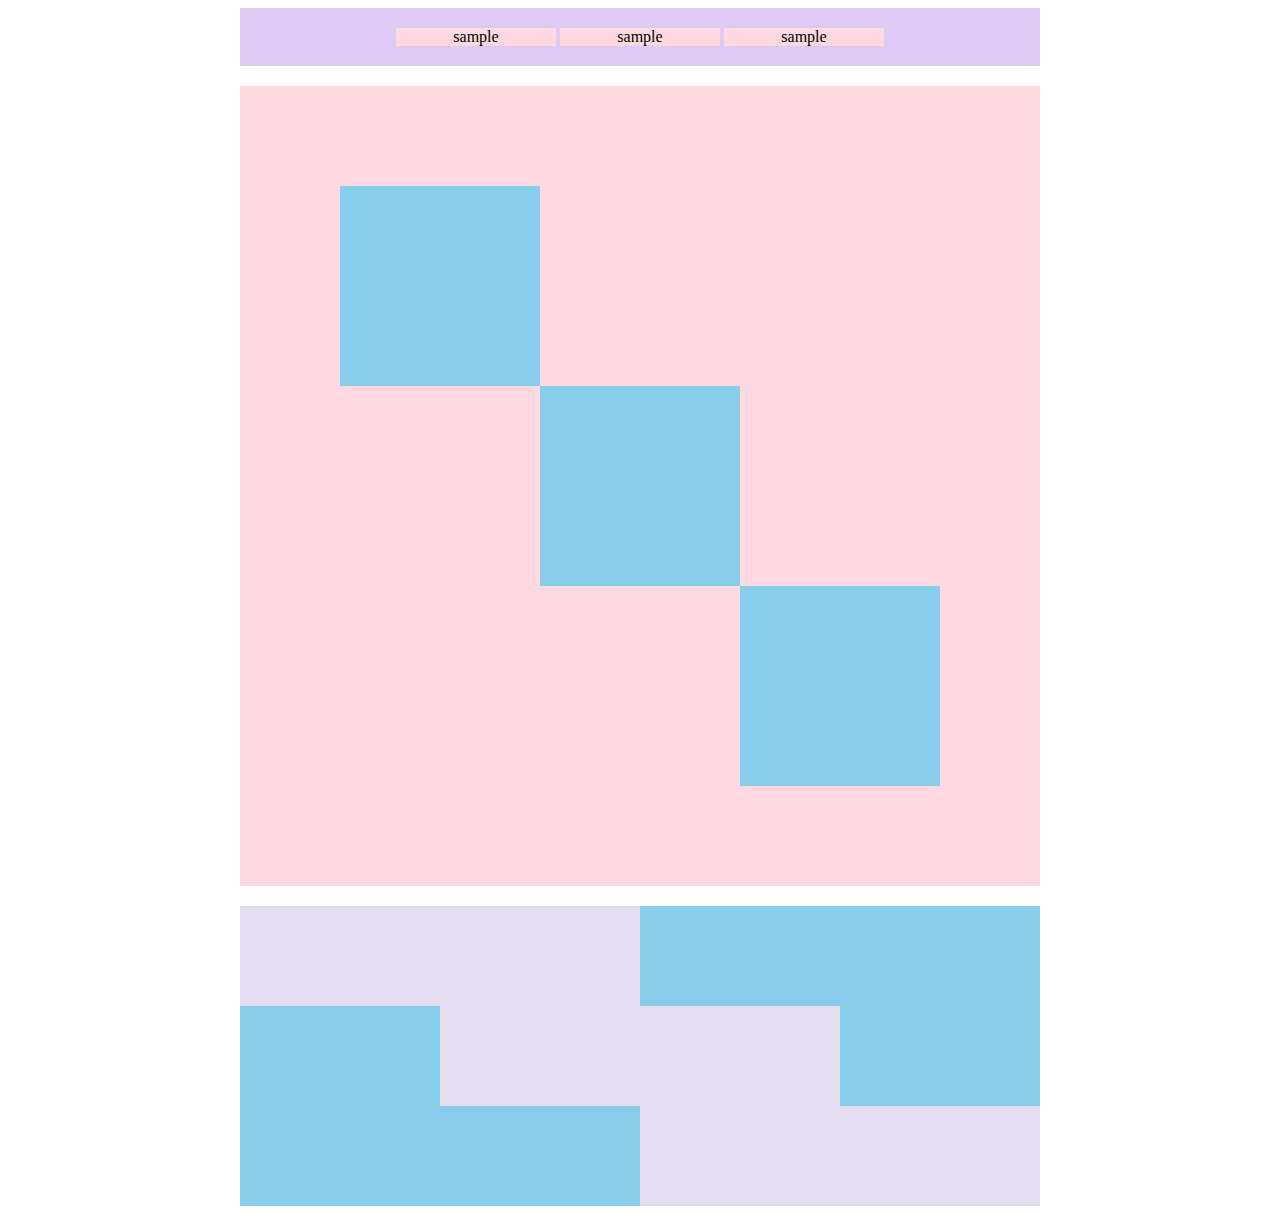
<file: kadai_018/kadai_018.html>
<!DOCTYPE html>
<html>
  <head>
    <meta charset="UTF-8" />
    <link rel="stylesheet" href="style.css" />
    <meta name="description" content="このページは18章の課題です。" />
    <title>18章課題</title>
  </head>
  <body>
    <div id="top">
      <p class="top-child">sample</p>
      <p class="top-child">sample</p>
      <p class="top-child">sample</p>
    </div>
    <div id="middle">
      <div id="middle-child01"></div>
      <div id="middle-child02"></div>
      <div id="middle-child03"></div>
    </div>
    <div id="bottom">
      <div id="bottom-child01"></div>
      <div id="bottom-child02"></div>
      <div id="bottom-child03"></div>
    </div>
  </body>
</html>
</file>
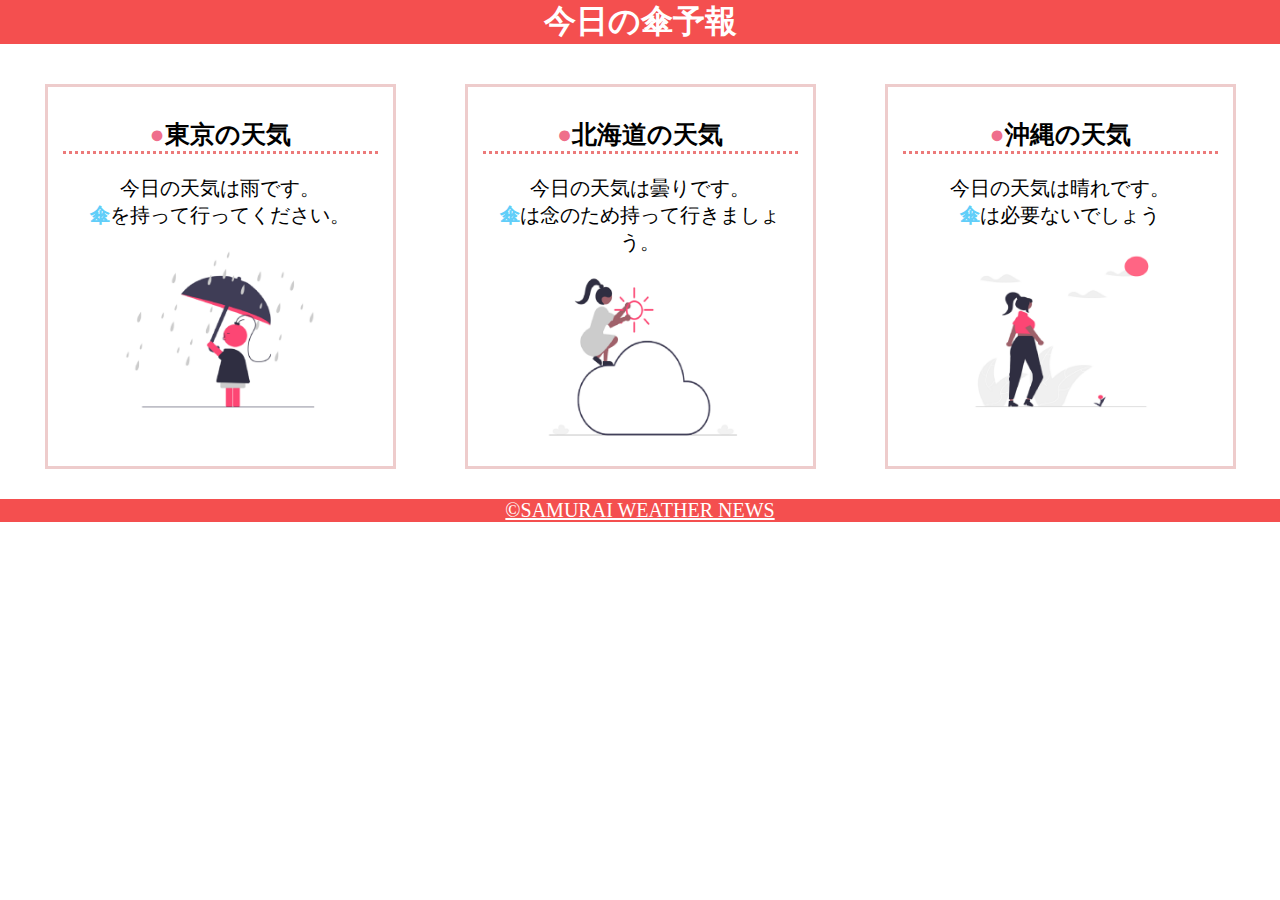
<file: kadai_022/kadai_022.html>
<!DOCTYPE html>
<html>
  <head>
    <meta charset="UTF-8" />
    <meta name="viewport" content="width=device-width, initial-scale=1.0" />
    <link rel="stylesheet" href="style.css" />
    <meta name="description" content="このページは22章の課題です。" />
    <title>22章課題</title>
  </head>
  <body>
    <header>
      <h1>今日の傘予報</h1>
    </header>

    <main>
      <div id="parent">
        <div class="contents">
          <h2>東京の天気</h2>
          <p>今日の天気は雨です。</p>
          <p>傘を持って行ってください。</p>
          <img src="images/rainy.png" alt="雨" />
        </div>

        <div class="contents">
          <h2>北海道の天気</h2>
          <p>今日の天気は曇りです。</p>
          <p>傘は念のため持って行きましょう。</p>
          <img src="images/cloudy.png" alt="曇り" />
        </div>

        <div class="contents">
          <h2>沖縄の天気</h2>
          <p>今日の天気は晴れです。</p>
          <p>傘は必要ないでしょう</p>
          <img src="images/sunny.png" alt="晴れ" />
        </div>
      </div>
    </main>

    <footer>
      <a href="https://www.sejuku.net/corp/">&copy;SAMURAI WEATHER NEWS</a>
    </footer>
  </body>
</html>
</file>
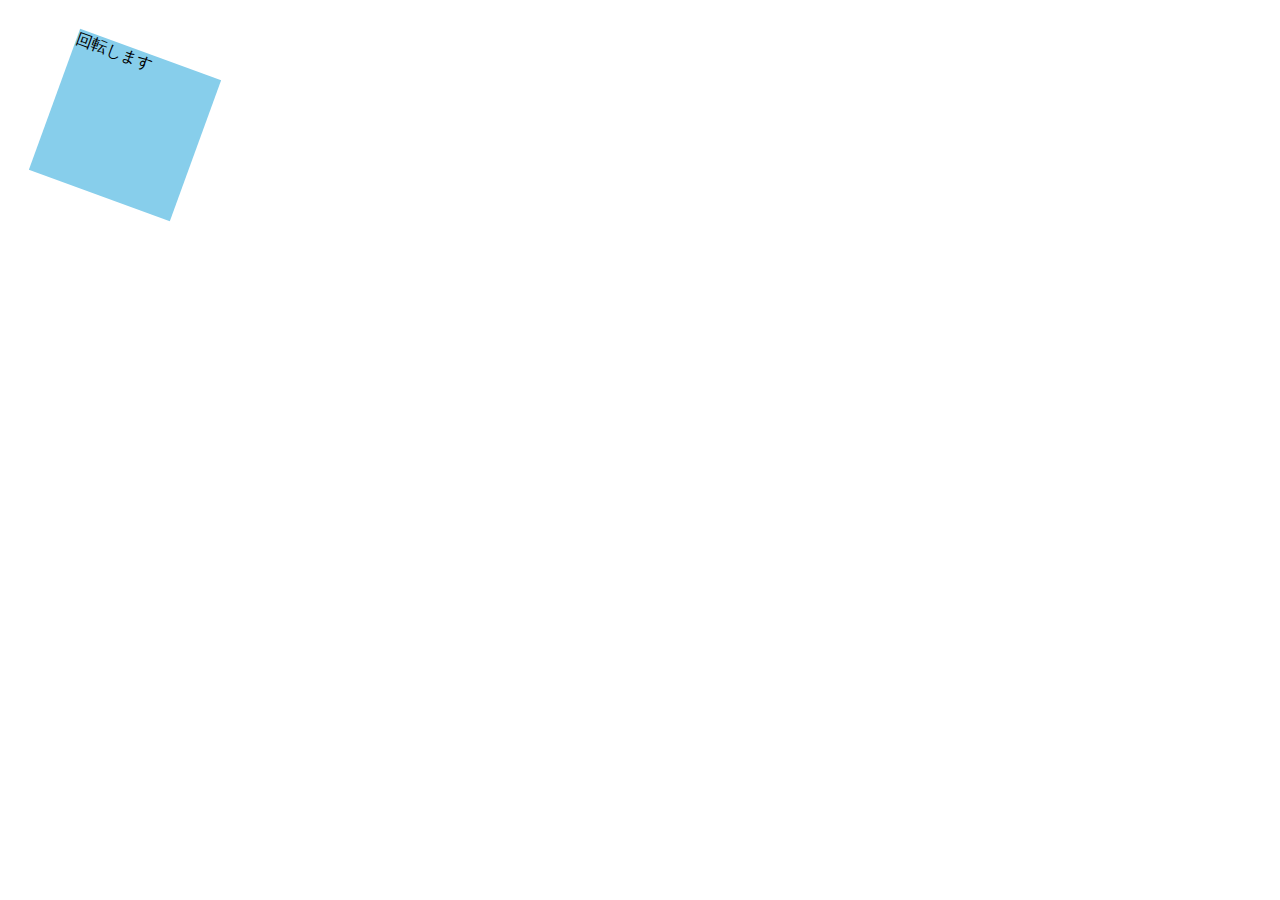
<file: kadai_mdn_css/mdn.html>
<!DOCTYPE html>
<html>
  <head>
    <style>
      div {
        position: absolute;
        left: 50px;
        top: 50px;
        width: 150px;
        height: 150px;
        background-color: skyblue;
        transform: rotate(20deg);
      }
    </style>
  </head>
  <body>
    <div>回転します</div>
  </body>
</html>
</file>
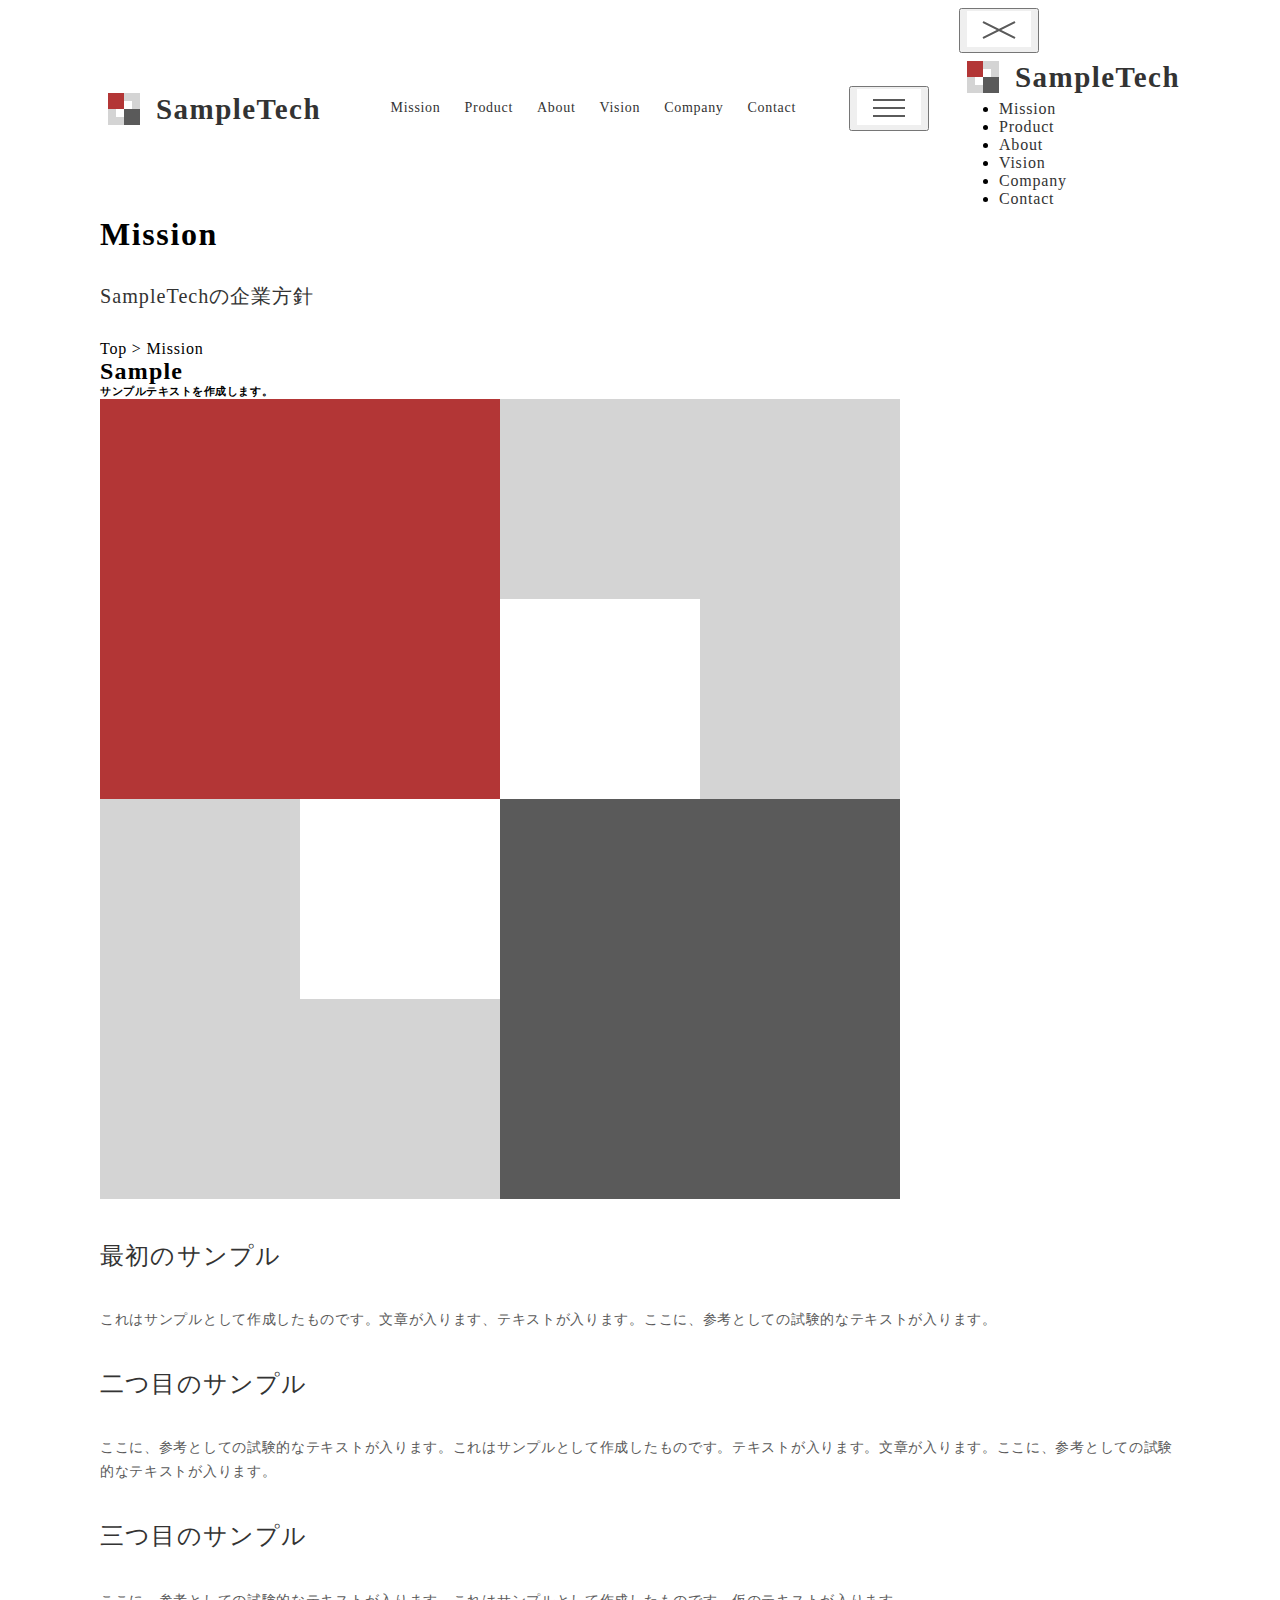
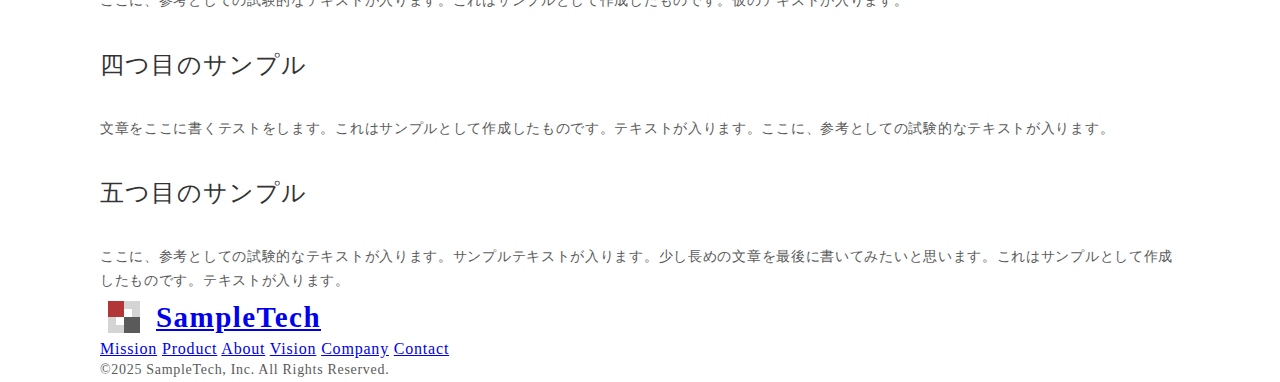
<file: sampletech/mission.html>
<!DOCTYPE html>
<html>
  <head>
    <title>SampleTech - Mission 企業方針</title>
    <meta charset="UTF-8" />
    <meta name="description" content="SampleTechの企業方針を紹介します。" />
    <meta name="viewport" content="width=device-width,initial-scale=1.0" />
    <link rel="stylesheet" href="style.css" />
  </head>
  <body>
    <!-- ヘッダー -->
    <header>
      <div class="wid-box">
        <div class="first">
          <!-- ロゴ -->
          <a href="index.html"><h3 class="logo-img">SampleTech</h3></a>
          <!-- PC用ナビゲーション -->
          <nav class="nav-pc">
            <ul>
              <li><a href="mission.html">Mission</a></li>
              <li><a href="product.html">Product</a></li>
              <li><a href="index.html#about">About</a></li>
              <li><a href="index.html#vision">Vision</a></li>
              <li><a href="index.html#company">Company</a></li>
              <li><a href="index.html#contact">Contact</a></li>
            </ul>
          </nav>
          <!-- スマホ用ナビゲーション -->
          <button
            class="menu-sp"
            onclick="document.getElementById('nav-sp').style.display = 'block'"
          >
            <img src="images/sanbon.png" alt="ナビゲーションを開く" />
          </button>
          <div id="nav-sp">
            <button
              class="close"
              onclick="document.getElementById('nav-sp').style.display = 'none'"
            >
              <img src="images/batu.png" alt="ナビゲーションを閉じる" />
            </button>
            <nav>
              <a
                href="index.html"
                onclick="document.getElementById('nav-sp').style.display = 'none'"
                alt="トップページに戻る"
                ><h3 class="logo-img">SampleTech</h3></a
              >
              <ul>
                <li>
                  <a
                    class="menu"
                    href="mission.html"
                    onclick="document.getElementById('nav-sp').style.display = 'none'"
                    >Mission</a
                  >
                </li>
                <li>
                  <a
                    class="menu"
                    href="product.html"
                    onclick="document.getElementById('nav-sp').style.display = 'none'"
                    >Product</a
                  >
                </li>
                <li>
                  <a
                    class="menu"
                    href="index.html#aboutus"
                    onclick="document.getElementById('nav-sp').style.display = 'none'"
                    >About</a
                  >
                </li>
                <li>
                  <a
                    class="menu"
                    href="index.html#vision"
                    onclick="document.getElementById('nav-sp').style.display = 'none'"
                    >Vision</a
                  >
                </li>
                <li>
                  <a
                    class="menu"
                    href="index.html#company"
                    onclick="document.getElementById('nav-sp').style.display = 'none'"
                    >Company</a
                  >
                </li>
                <li>
                  <a
                    class="menu"
                    href="index.html#contact"
                    onclick="document.getElementById('nav-sp').style.display = 'none'"
                    >Contact</a
                  >
                </li>
              </ul>
            </nav>
          </div>
        </div>
      </div>
    </header>

    <main>
      <article>
        <section class="mission-top">
          <div class="wid-box">
            <div class="main-box-subpage">
              <div class="subpage-top">
                <h1 class="subpage-h1">Mission</h1>
                <h5 class="dai5">SampleTechの企業方針</h5>
                <h7 class="dai7">Top > Mission</h7>
              </div>
            </div>
          </div>
        </section>

        <section class="mission-main">
          <div class="wid-box">
            <h2 class="dai2">Sample</h2>
            <h6 class="dai6">サンプルテキストを作成します。</h6>
            <div class="mission-main-div">
              <div class="mission-img">
                <img src="images/logo2.png" alt="ロゴ画像" />
              </div>
              <div class="five-mission">
                <div class="mission-mag">
                  <div class="box-mh2 m-num"></div>
                  <div class="box-bn">
                    <h4 class="dai4">最初のサンプル</h4>
                    <p>
                      これはサンプルとして作成したものです。文章が入ります、テキストが入ります。ここに、参考としての試験的なテキストが入ります。
                    </p>
                  </div>
                </div>
                <div class="mission-mag">
                  <div class="box-mh m-num"></div>
                  <div class="box-bn">
                    <h4 class="dai4">二つ目のサンプル</h4>
                    <p>
                      ここに、参考としての試験的なテキストが入ります。これはサンプルとして作成したものです。テキストが入ります。文章が入ります。ここに、参考としての試験的なテキストが入ります。
                    </p>
                  </div>
                </div>
                <div class="mission-mag">
                  <div class="box-mh2 m-num"></div>
                  <div class="box-bn">
                    <h4 class="dai4">三つ目のサンプル</h4>
                    <p>
                      ここに、参考としての試験的なテキストが入ります。これはサンプルとして作成したものです。仮のテキストが入ります。
                    </p>
                  </div>
                </div>
                <div class="mission-mag">
                  <div class="box-mh m-num"></div>
                  <div class="box-bn">
                    <h4 class="dai4">四つ目のサンプル</h4>
                    <p>
                      文章をここに書くテストをします。これはサンプルとして作成したものです。テキストが入ります。ここに、参考としての試験的なテキストが入ります。
                    </p>
                  </div>
                </div>
                <div class="mission-mag">
                  <div class="box-mh2 m-num"></div>
                  <div class="box-bn">
                    <h4 class="dai4">五つ目のサンプル</h4>
                    <p>
                      ここに、参考としての試験的なテキストが入ります。サンプルテキストが入ります。少し長めの文章を最後に書いてみたいと思います。これはサンプルとして作成したものです。テキストが入ります。
                    </p>
                  </div>
                </div>
              </div>
            </div>
          </div>
        </section>
      </article>
    </main>

    <!-- フッター -->
    <footer>
      <div class="wid-box">
        <div class="footer-logo">
          <!-- ロゴ -->
          <h3 class="logo-img"><a href="index.html">SampleTech</a></h3>
        </div>
        <div class="footer-link">
          <a href="mission.html">Mission</a>
          <a href="product.html">Product</a>
          <a href="index.html#aboutus">About</a>
          <a href="index.html#vision">Vision</a>
          <a href="index.html#company">Company</a>
          <a href="index.html#contact">Contact</a>
        </div>
        <p class="copy">&copy;2025 SampleTech, Inc. All Rights Reserved.</p>
      </div>
    </footer>
  </body>
</html>
</file>
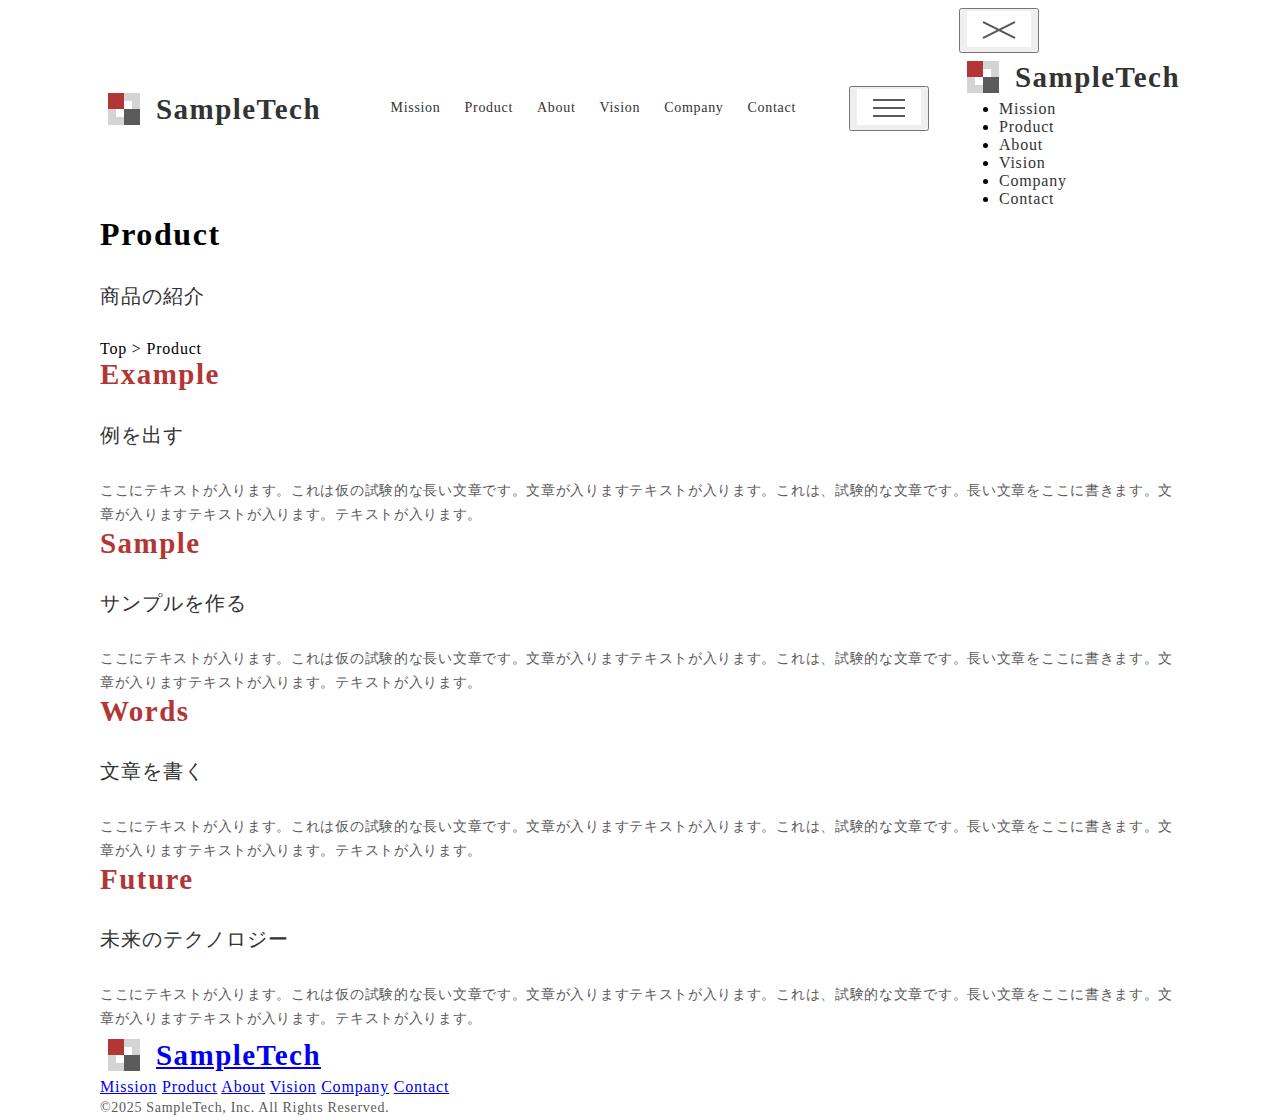
<file: sampletech/product.html>
<!DOCTYPE html>
<html>
  <head>
    <title>SampleTech - Product 商品の紹介</title>
    <meta charset="UTF-8" />
    <meta name="description" content="SampleTechの商品を紹介します。" />
    <meta name="viewport" content="width=device-width,initial-scale=1.0" />
    <link rel="stylesheet" href="style.css" />
  </head>
  <body>
    <!-- ヘッダー -->
    <header>
      <div class="wid-box">
        <div class="first">
          <!-- ロゴ -->
          <a href="index.html"><h3 class="logo-img">SampleTech</h3></a>
          <!-- PC用ナビゲーション -->
          <nav class="nav-pc">
            <ul>
              <li><a href="mission.html">Mission</a></li>
              <li><a href="product.html">Product</a></li>
              <li><a href="index.html#about">About</a></li>
              <li><a href="index.html#vision">Vision</a></li>
              <li><a href="index.html#company">Company</a></li>
              <li><a href="index.html#contact">Contact</a></li>
            </ul>
          </nav>
          <!-- スマホ用ナビゲーション -->
          <button
            class="menu-sp"
            onclick="document.getElementById('nav-sp').style.display = 'block'"
          >
            <img src="images/sanbon.png" alt="ナビゲーションを開く" />
          </button>
          <div id="nav-sp">
            <button
              class="close"
              onclick="document.getElementById('nav-sp').style.display = 'none'"
            >
              <img src="images/batu.png" alt="ナビゲーションを閉じる" />
            </button>
            <nav>
              <a
                href="index.html"
                onclick="document.getElementById('nav-sp').style.display = 'none'"
                alt="トップページに戻る"
                ><h3 class="logo-img">SampleTech</h3></a
              >
              <ul>
                <li>
                  <a
                    class="menu"
                    href="mission.html"
                    onclick="document.getElementById('nav-sp').style.display = 'none'"
                    >Mission</a
                  >
                </li>
                <li>
                  <a
                    class="menu"
                    href="product.html"
                    onclick="document.getElementById('nav-sp').style.display = 'none'"
                    >Product</a
                  >
                </li>
                <li>
                  <a
                    class="menu"
                    href="index.html#aboutus"
                    onclick="document.getElementById('nav-sp').style.display = 'none'"
                    >About</a
                  >
                </li>
                <li>
                  <a
                    class="menu"
                    href="index.html#vision"
                    onclick="document.getElementById('nav-sp').style.display = 'none'"
                    >Vision</a
                  >
                </li>
                <li>
                  <a
                    class="menu"
                    href="index.html#company"
                    onclick="document.getElementById('nav-sp').style.display = 'none'"
                    >Company</a
                  >
                </li>
                <li>
                  <a
                    class="menu"
                    href="index.html#contact"
                    onclick="document.getElementById('nav-sp').style.display = 'none'"
                    >Contact</a
                  >
                </li>
              </ul>
            </nav>
          </div>
        </div>
      </div>
    </header>

    <main>
      <article>
        <section class="product-top">
          <div class="wid-box">
            <div class="main-box-subpage">
              <div class="subpage-top">
                <h1 class="subpage-h1">Product</h1>
                <h5 class="dai5">商品の紹介</h5>
                <h7 class="dai7">Top > Product</h7>
              </div>
            </div>
          </div>
        </section>

        <div class="wid-box">
          <section class="product-main1">
            <div class="product-div2">
              <div class="product-ko3a"></div>
              <div class="product-ko4">
                <h3 class="red-b">Example</h3>
                <h5 class="dai5">例を出す</h5>
                <p>
                  ここにテキストが入ります。これは仮の試験的な長い文章です。文章が入りますテキストが入ります。これは、試験的な文章です。長い文章をここに書きます。文章が入りますテキストが入ります。テキストが入ります。
                </p>
              </div>
            </div>
          </section>

          <section class="product-main2">
            <div class="product-div2">
              <div class="product-ko3b"></div>
              <div class="product-ko4">
                <h3 class="red-b">Sample</h3>
                <h5 class="dai5">サンプルを作る</h5>
                <p>
                  ここにテキストが入ります。これは仮の試験的な長い文章です。文章が入りますテキストが入ります。これは、試験的な文章です。長い文章をここに書きます。文章が入りますテキストが入ります。テキストが入ります。
                </p>
              </div>
            </div>
          </section>

          <section class="product-main3">
            <div class="product-div2">
              <div class="product-ko3c"></div>
              <div class="product-ko4">
                <h3 class="red-b">Words</h3>
                <h5 class="dai5">文章を書く</h5>
                <p>
                  ここにテキストが入ります。これは仮の試験的な長い文章です。文章が入りますテキストが入ります。これは、試験的な文章です。長い文章をここに書きます。文章が入りますテキストが入ります。テキストが入ります。
                </p>
              </div>
            </div>
          </section>

          <section class="product-main4">
            <div class="product-div2">
              <div class="product-ko3d"></div>
              <div class="product-ko4">
                <h3 class="red-b">Future</h3>
                <h5 class="dai5">未来のテクノロジー</h5>
                <p>
                  ここにテキストが入ります。これは仮の試験的な長い文章です。文章が入りますテキストが入ります。これは、試験的な文章です。長い文章をここに書きます。文章が入りますテキストが入ります。テキストが入ります。
                </p>
              </div>
            </div>
          </section>
        </div>
      </article>
    </main>

    <!-- フッター -->
    <footer>
      <div class="wid-box">
        <div class="footer-logo">
          <!-- ロゴ -->
          <h3 class="logo-img"><a href="index.html">SampleTech</a></h3>
        </div>
        <div class="footer-link">
          <a href="mission.html">Mission</a>
          <a href="product.html">Product</a>
          <a href="index.html#aboutus">About</a>
          <a href="index.html#vision">Vision</a>
          <a href="index.html#company">Company</a>
          <a href="index.html#contact">Contact</a>
        </div>
        <p class="copy">&copy;2025 SampleTech, Inc. All Rights Reserved.</p>
      </div>
    </footer>
  </body>
</html>
</file>
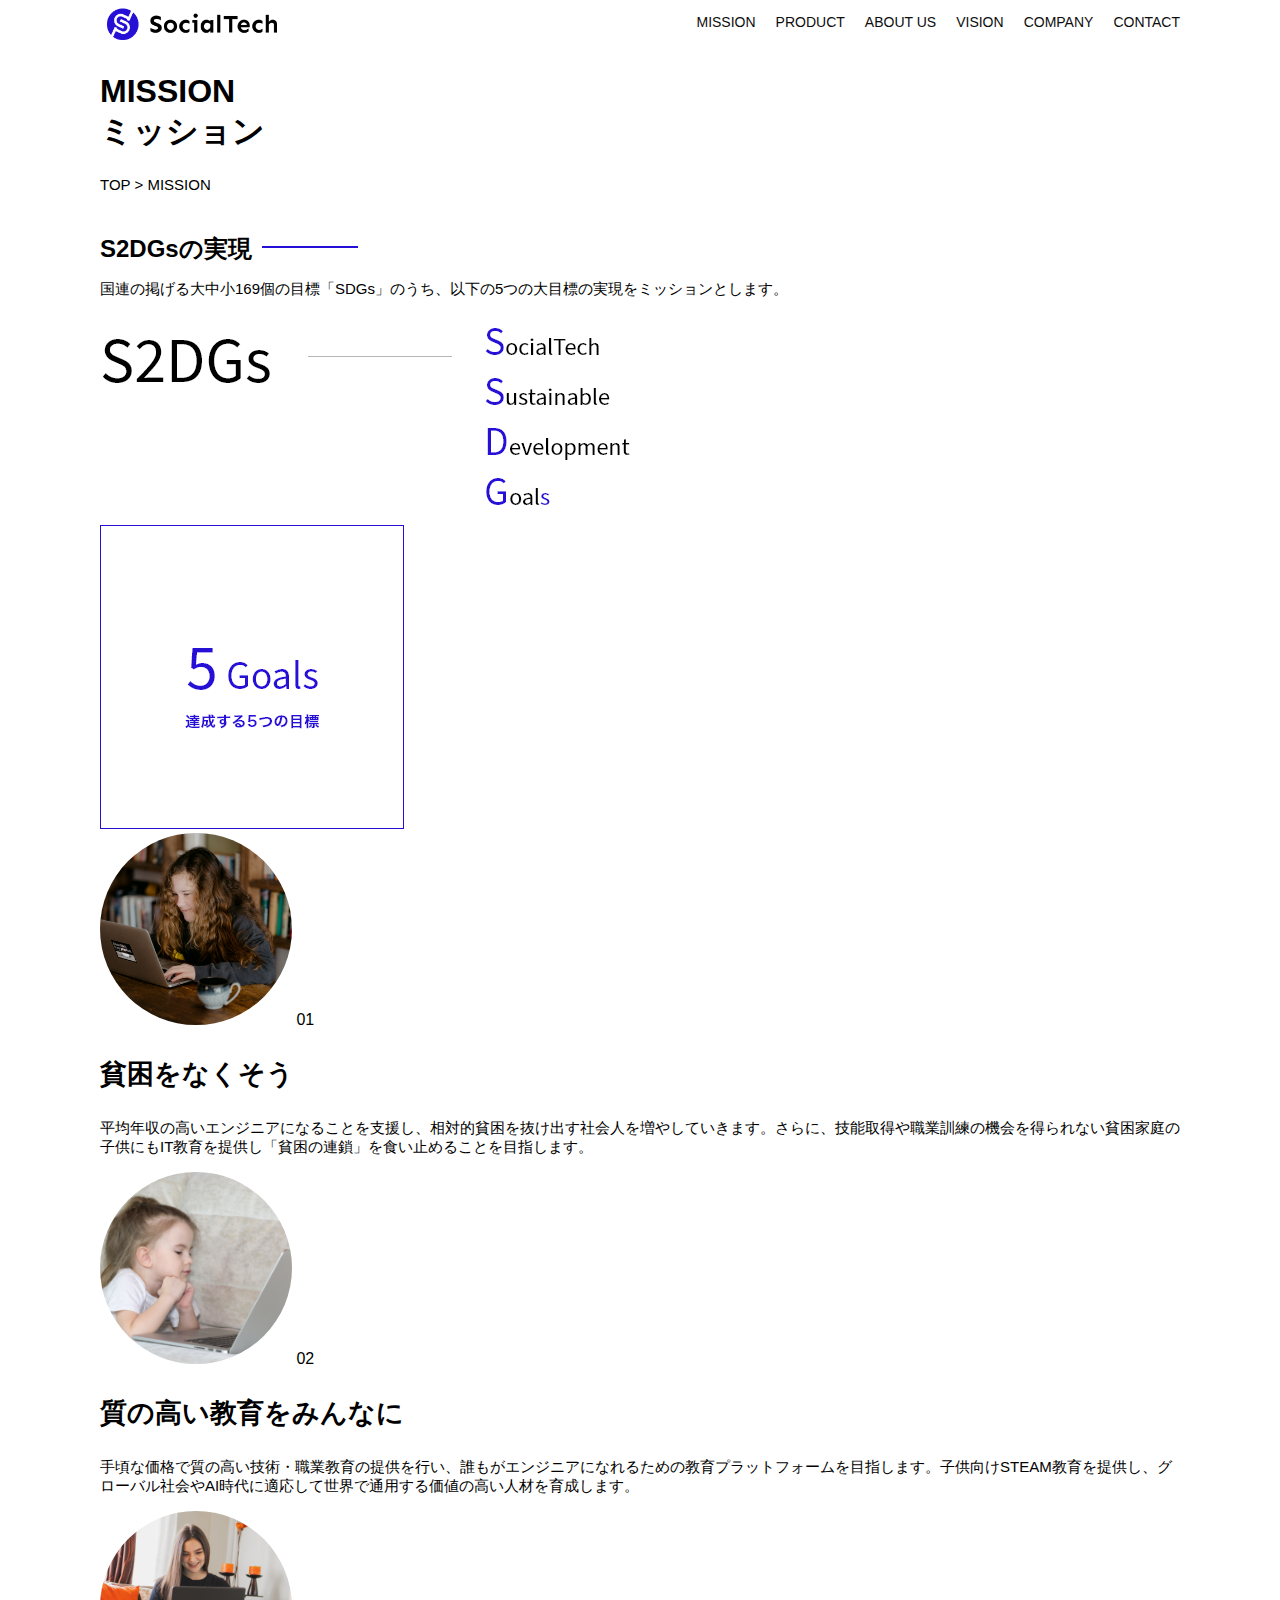
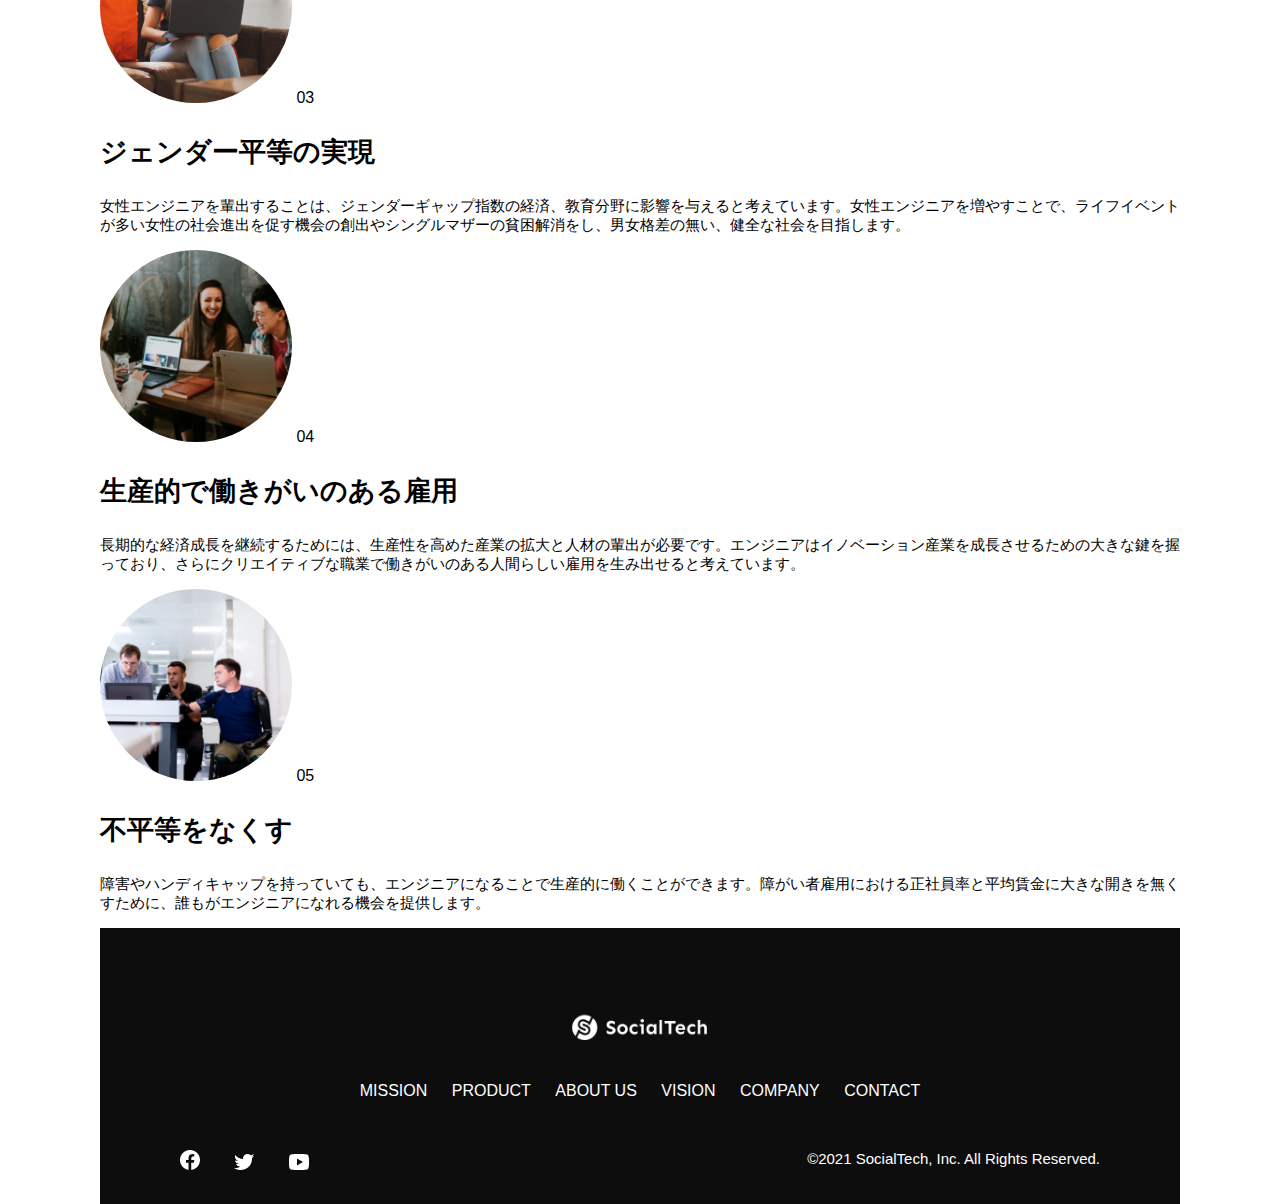
<file: socialtech/mission.html>
<!DOCTYPE html>
<html>
  <head>
    <title>SocialTech - MISSION ミッション -</title>
    <meta charset="utf-8" />
    <meta
      name="description"
      content="SocialTechが目指す5つの目標（S2DGs）を紹介します"
    />
    <meta name="viewport" content="width=device-width, initial-scale=1.0" />
    <link rel="stylesheet" href="style.css" />
  </head>
  <body>
    <header>
      <a href="index.html" id="logo">
        <img src="images/logo.png" alt="トップページに戻る" />
      </a>
      <nav id="nav-pc">
        <ul>
          <li><a href="mission.html">MISSION</a></li>
          <li><a href="product.html">PRODUCT</a></li>
          <li><a href="index.html#aboutus">ABOUT US</a></li>
          <li><a href="index.html#vision">VISION</a></li>
          <li><a href="index.html#company">COMPANY</a></li>
          <li><a href="index.html#contact">CONTACT</a></li>
        </ul>
      </nav>
      <!-- スマホ用 -->
      <button
        id="menu-sp"
        onclick="document.getElementById('nav-sp').style.display = 'block'"
      >
        <img src="images/button-menu.png" alt="ナビゲーションを開く" />
      </button>
      <div id="nav-sp">
        <button
          id="close"
          onclick="document.getElementById('nav-sp').style.display = 'none'"
        >
          <img src="images/button-close.png" alt="ナビゲーションを閉じる" />
        </button>
        <nav>
          <ul>
            <li>
              <a
                id="logo-sp"
                href="index.html"
                onclick="document.getElementById('nav-sp').style.display = 'none'"
                ><img src="images/logo-sp.png" alt="トップページに戻る"
              /></a>
            </li>
            <li>
              <a
                class="menu"
                href="mission.html"
                onclick="document.getElementById('nav-sp').style.display = 'none'"
                >MISSION</a
              >
            </li>
            <li>
              <a
                class="menu"
                href="product.html"
                onclick="document.getElementById('nav-sp').style.display = 'none'"
                >PRODUCT</a
              >
            </li>
            <li>
              <a
                class="menu"
                href="index.html#aboutus"
                onclick="document.getElementById('nav-sp').style.display = 'none'"
                >ABOUT US</a
              >
            </li>
            <li>
              <a
                class="menu"
                href="index.html#vision"
                onclick="document.getElementById('nav-sp').style.display = 'none'"
                >VISION</a
              >
            </li>
            <li>
              <a
                class="menu"
                href="index.html#company"
                onclick="document.getElementById('nav-sp').style.display = 'none'"
                >COMPANY</a
              >
            </li>
            <li>
              <a
                class="menu"
                href="index.html#contact"
                onclick="document.getElementById('nav-sp').style.display = 'none'"
                >CONTACT</a
              >
            </li>
          </ul>
        </nav>
        <div id="sns">
          <a href="https://www.facebook.com/sejuku2013"
            ><img src="images/button-facebook.png" alt="Facebookのリンク"
          /></a>
          <a href="https://twitter.com/samuraijuku"
            ><img src="images/button-twitter.png" alt="Twitterのリンク"
          /></a>
          <a href="https://www.youtube.com/channel/UCCFOQO5aDK0xXam4cUQXT8g"
            ><img src="images/button-youtube.png" alt="YouTubeのリンク"
          /></a>
        </div>
      </div>
    </header>

    <main>
      <article>
        <section id="mission-main">
          <div class="mission-main-inner">
            <div id="mission-title">
              <h1>MISSION<br /><span>ミッション</span></h1>
              <p>TOP > MISSION</p>
            </div>
          </div>
        </section>

        <section id="mission-s2dgs">
          <h2 class="mission-h2">S2DGsの実現</h2>
          <p>
            国連の掲げる大中小169個の目標「SDGs」のうち、以下の5つの大目標の実現をミッションとします。
          </p>
          <img src="images/mission/mission-s2dgs.png" alt="S2DGs" />
        </section>

        <section id="mission-five-goals">
          <div class="five-goals-image">
            <img src="images/mission/mission-5goals.png" alt="5Goals" />
          </div>
          <div class="five-goals-read">
            <div>
              <img
                class="fivegoals-image-left"
                src="images/mission/mission-5goals01.png"
                alt="PCを操作する女の子"
              />
              <span class="fivegoals-number">01</span>
              <h3 class="fivegoals-h3">貧困をなくそう</h3>
              <p class="fivegoals-p">
                平均年収の高いエンジニアになることを支援し、相対的貧困を抜け出す社会人を増やしていきます。さらに、技能取得や職業訓練の機会を得られない貧困家庭の子供にもIT教育を提供し「貧困の連鎖」を食い止めることを目指します。
              </p>
            </div>
            <div>
              <img
                class="fivegoals-image-right"
                src="images/mission/mission-5goals02.png"
                alt="PCを見つめる小さい女の子"
              />
              <span class="fivegoals-number">02</span>
              <h3 class="fivegoals-h3">質の高い教育をみんなに</h3>
              <p class="fivegoals-p">
                手頃な価格で質の高い技術・職業教育の提供を行い、誰もがエンジニアになれるための教育プラットフォームを目指します。子供向けSTEAM教育を提供し、グローバル社会やAI時代に適応して世界で通用する価値の高い人材を育成します。
              </p>
            </div>
            <div>
              <img
                class="fivegoals-image-left"
                src="images/mission/mission-5goals03.png"
                alt="PCを操作する女性"
              />
              <span class="fivegoals-number">03</span>
              <h3 class="fivegoals-h3">ジェンダー平等の実現</h3>
              <p class="fivegoals-p">
                女性エンジニアを輩出することは、ジェンダーギャップ指数の経済、教育分野に影響を与えると考えています。女性エンジニアを増やすことで、ライフイベントが多い女性の社会進出を促す機会の創出やシングルマザーの貧困解消をし、男女格差の無い、健全な社会を目指します。
              </p>
            </div>
            <div>
              <img
                class="fivegoals-image-right"
                src="images/mission/mission-5goals04.png"
                alt="笑顔で話し合う3人の男女"
              />
              <span class="fivegoals-number">04</span>
              <h3 class="fivegoals-h3">生産的で働きがいのある雇用</h3>
              <p class="fivegoals-p">
                長期的な経済成長を継続するためには、生産性を高めた産業の拡大と人材の輩出が必要です。エンジニアはイノベーション産業を成長させるための大きな鍵を握っており、さらにクリエイティブな職業で働きがいのある人間らしい雇用を生み出せると考えています。
              </p>
            </div>
            <div>
              <img
                class="fivegoals-image-left"
                src="images/mission/mission-5goals05.png"
                alt="障害を持つ男性が生き生きと働く様子"
              />
              <span class="fivegoals-number">05</span>
              <h3 class="fivegoals-h3">不平等をなくす</h3>
              <p class="fivegoals-p">
                障害やハンディキャップを持っていても、エンジニアになることで生産的に働くことができます。障がい者雇用における正社員率と平均賃金に大きな開きを無くすために、誰もがエンジニアになれる機会を提供します。
              </p>
            </div>
          </div>
        </section>
      </article>
    </main>

    <footer>
      <div id="footer-logo">
        <img src="images/logo-sp.png" alt="SocialTech" />
      </div>
      <div id="footer-link">
        <a href="mission.html">MISSION</a>
        <a href="product.html">PRODUCT</a>
        <a href="index.html#aboutus">ABOUT US</a>
        <a href="index.html#vision">VISION</a>
        <a href="index.html#company">COMPANY</a>
        <a href="index.html#contact">CONTACT</a>
      </div>
      <div id="sns-footer">
        <div class="sns-btns">
          <a href="https://www.facebook.com/sejuku2013"
            ><img src="images/button-facebook.png" alt="Facebookのリンク"
          /></a>
          <a href="https://twitter.com/samuraijuku"
            ><img src="images/button-twitter.png" alt="Twitterのリンク"
          /></a>
          <a href="https://www.youtube.com/channel/UCCFOQO5aDK0xXam4cUQXT8g"
            ><img src="images/button-youtube.png" alt="YouTubeのリンク"
          /></a>
        </div>
        <p id="copyright">&copy;2021 SocialTech, Inc. All Rights Reserved.</p>
      </div>
    </footer>
  </body>
</html>
</file>
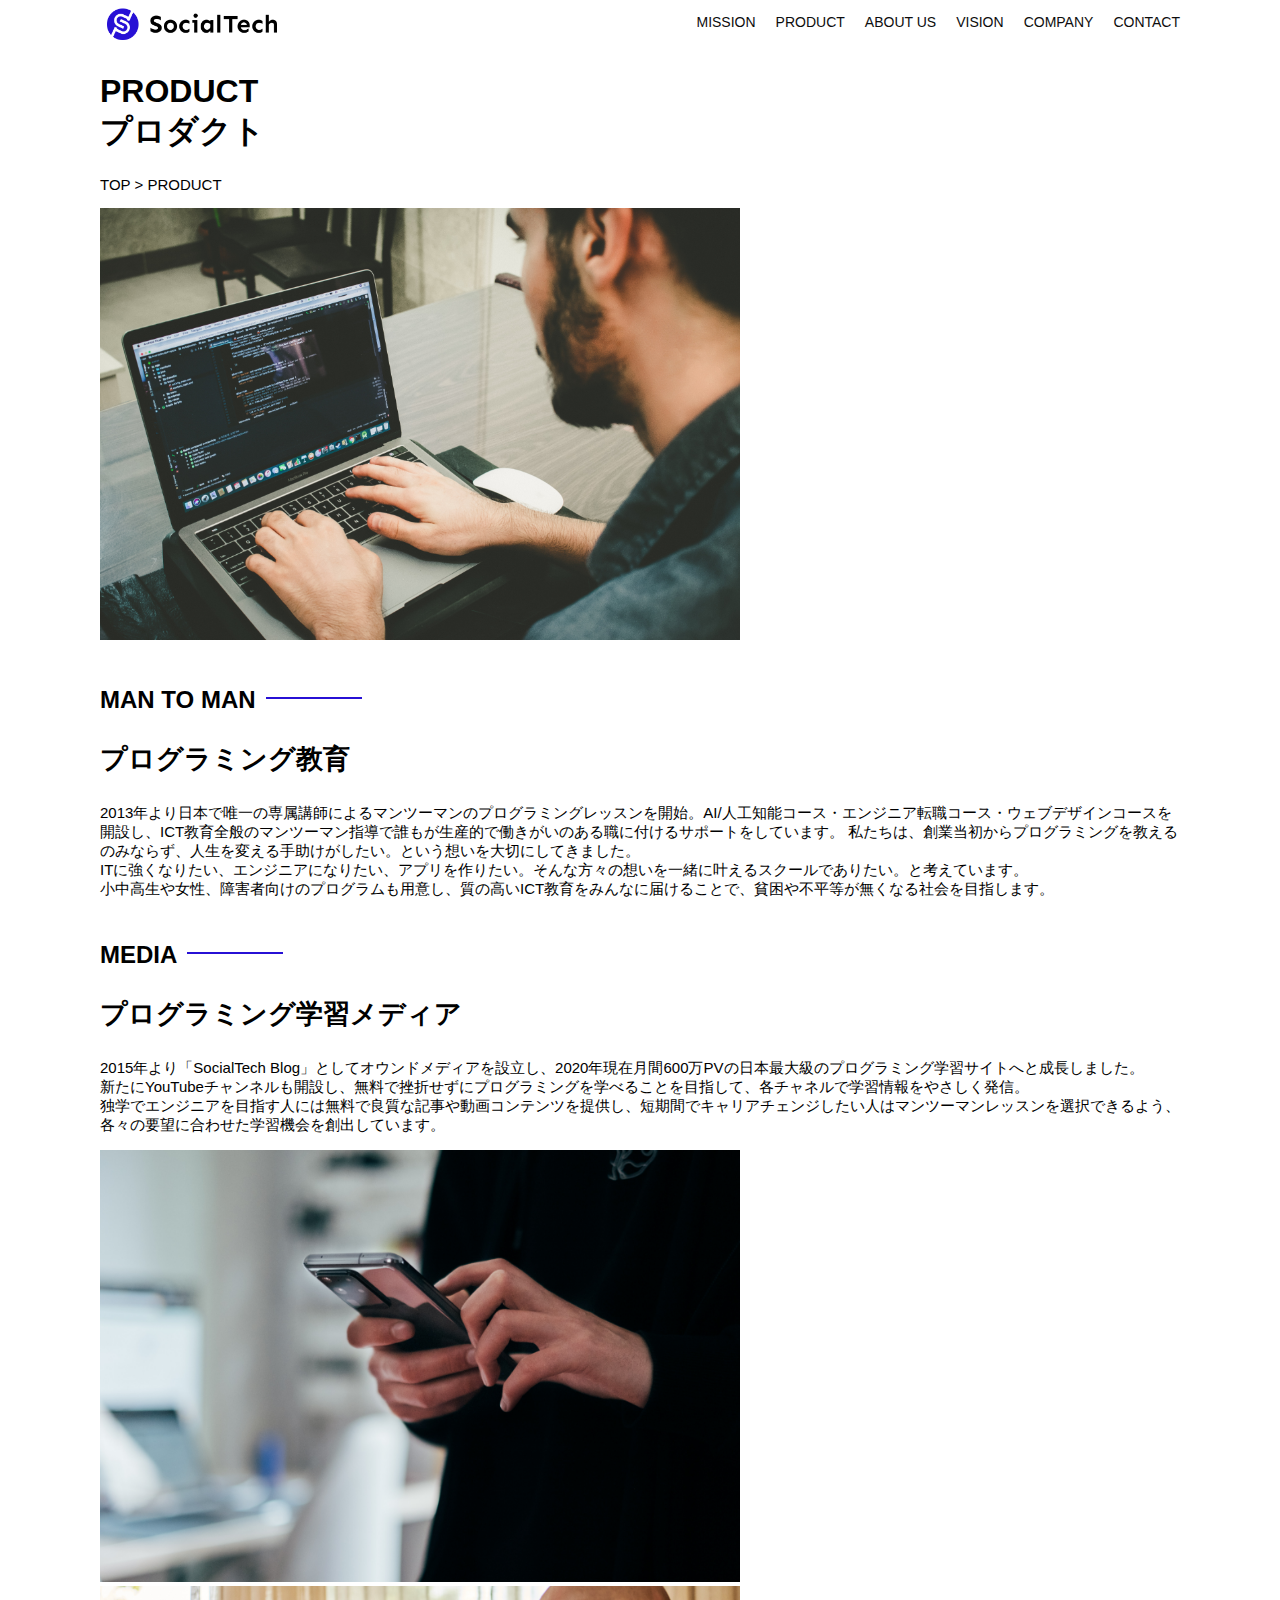
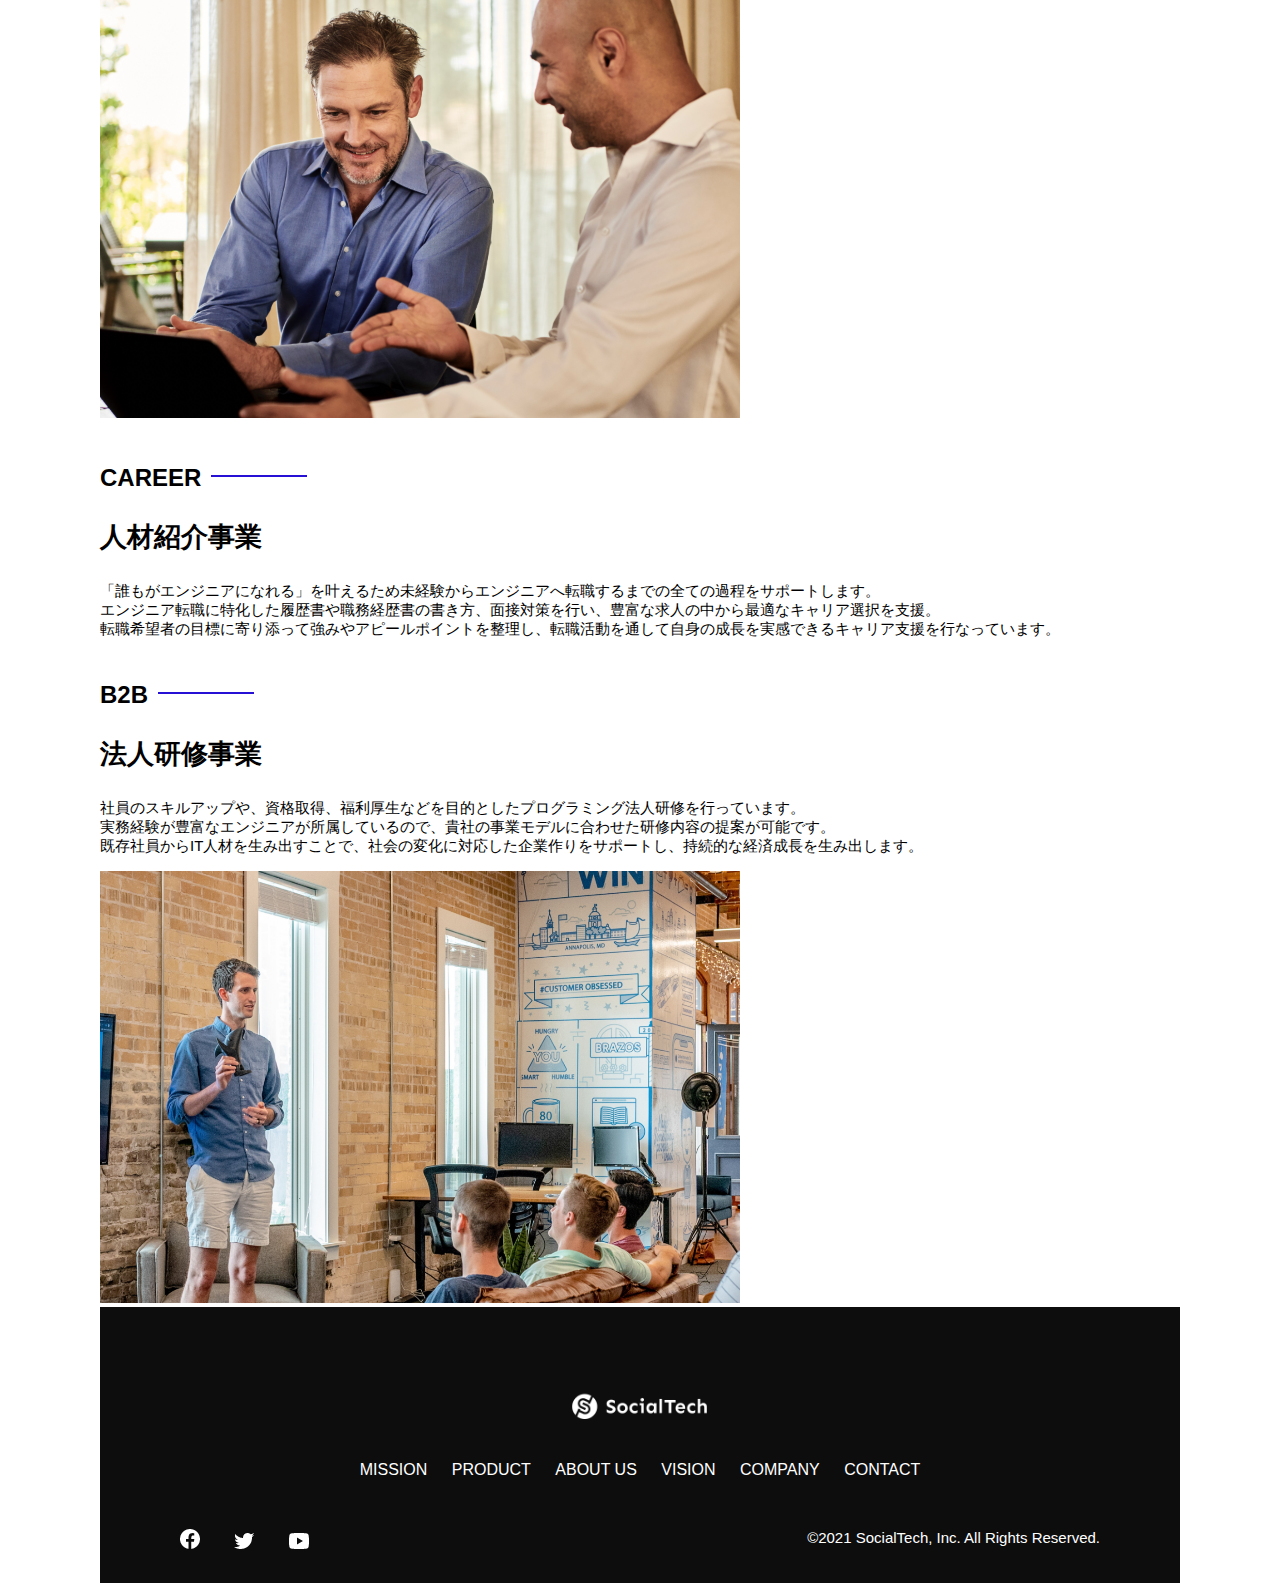
<file: socialtech/product.html>
<!DOCTYPE html>
<html>
  <head>
    <title>SocialTech -PRODUCT プロダクト-</title>
    <meta charset="utf-8" />
    <meta
      name="description"
      content="SocialTechの4つのプロダクトを紹介します"
    />
    <meta name="viewport" content="width=device-width, initial-scale=1.0" />
    <link rel="stylesheet" href="style.css" />
  </head>
  <body>
    <header>
      <a href="index.html" id="logo">
        <img src="images/logo.png" alt="トップページに戻る" />
      </a>
      <nav id="nav-pc">
        <ul>
          <li><a href="mission.html">MISSION</a></li>
          <li><a href="product.html">PRODUCT</a></li>
          <li><a href="index.html#aboutus">ABOUT US</a></li>
          <li><a href="index.html#vision">VISION</a></li>
          <li><a href="index.html#company">COMPANY</a></li>
          <li><a href="index.html#contact">CONTACT</a></li>
        </ul>
      </nav>
      <!-- スマホ用 -->
      <button
        id="menu-sp"
        onclick="document.getElementById('nav-sp').style.display = 'block'"
      >
        <img src="images/button-menu.png" alt="ナビゲーションを開く" />
      </button>
      <div id="nav-sp">
        <button
          id="close"
          onclick="document.getElementById('nav-sp').style.display = 'none'"
        >
          <img src="images/button-close.png" alt="ナビゲーションを閉じる" />
        </button>
        <nav>
          <ul>
            <li>
              <a
                id="logo-sp"
                href="index.html"
                onclick="document.getElementById('nav-sp').style.display = 'none'"
                ><img src="images/logo-sp.png" alt="トップページに戻る"
              /></a>
            </li>
            <li>
              <a
                class="menu"
                href="mission.html"
                onclick="document.getElementById('nav-sp').style.display = 'none'"
                >MISSION</a
              >
            </li>
            <li>
              <a
                class="menu"
                href="product.html"
                onclick="document.getElementById('nav-sp').style.display = 'none'"
                >PRODUCT</a
              >
            </li>
            <li>
              <a
                class="menu"
                href="index.html#aboutus"
                onclick="document.getElementById('nav-sp').style.display = 'none'"
                >ABOUT US</a
              >
            </li>
            <li>
              <a
                class="menu"
                href="index.html#vision"
                onclick="document.getElementById('nav-sp').style.display = 'none'"
                >VISION</a
              >
            </li>
            <li>
              <a
                class="menu"
                href="index.html#company"
                onclick="document.getElementById('nav-sp').style.display = 'none'"
                >COMPANY</a
              >
            </li>
            <li>
              <a
                class="menu"
                href="index.html#contact"
                onclick="document.getElementById('nav-sp').style.display = 'none'"
                >CONTACT</a
              >
            </li>
          </ul>
        </nav>
        <div id="sns">
          <a href="https://www.facebook.com/sejuku2013"
            ><img src="images/button-facebook.png" alt="Facebookのリンク"
          /></a>
          <a href="https://twitter.com/samuraijuku"
            ><img src="images/button-twitter.png" alt="Twitterのリンク"
          /></a>
          <a href="https://www.youtube.com/channel/UCCFOQO5aDK0xXam4cUQXT8g"
            ><img src="images/button-youtube.png" alt="YouTubeのリンク"
          /></a>
        </div>
      </div>
    </header>

    <main>
      <article>
        <section id="product-main">
          <div class="product-main-inner">
            <div id="product-title">
              <h1>PRODUCT<br /><span>プロダクト</span></h1>
              <p>TOP > PRODUCT</p>
            </div>
          </div>
        </section>

        <section class="product-section product-section-left">
          <div class="product-section-img">
            <img
              src="images/product/product-mantoman.png"
              alt="PCでコードを書く男性"
            />
          </div>
          <div class="product-read">
            <h2 class="product-h2">MAN TO MAN</h2>
            <h3 class="product-h3">プログラミング教育</h3>
            <p>
              2013年より日本で唯一の専属講師によるマンツーマンのプログラミングレッスンを開始。AI/人工知能コース・エンジニア転職コース・ウェブデザインコースを開設し、ICT教育全般のマンツーマン指導で誰もが生産的で働きがいのある職に付けるサポートをしています。
              私たちは、創業当初からプログラミングを教えるのみならず、人生を変える手助けがしたい。という想いを大切にしてきました。<br />ITに強くなりたい、エンジニアになりたい、アプリを作りたい。そんな方々の想いを一緒に叶えるスクールでありたい。と考えています。<br />小中高生や女性、障害者向けのプログラムも用意し、質の高いICT教育をみんなに届けることで、貧困や不平等が無くなる社会を目指します。
            </p>
          </div>
        </section>

        <section class="product-section product-section-right">
          <div class="product-read">
            <h2 class="product-h2">MEDIA</h2>
            <h3 class="product-h3">プログラミング学習メディア</h3>
            <p>
              2015年より「SocialTech
              Blog」としてオウンドメディアを設立し、2020年現在月間600万PVの日本最大級のプログラミング学習サイトへと成長しました。<br />新たにYouTubeチャンネルも開設し、無料で挫折せずにプログラミングを学べることを目指して、各チャネルで学習情報をやさしく発信。<br />独学でエンジニアを目指す人には無料で良質な記事や動画コンテンツを提供し、短期間でキャリアチェンジしたい人はマンツーマンレッスンを選択できるよう、各々の要望に合わせた学習機会を創出しています。
            </p>
          </div>
          <div class="product-section-img">
            <img
              src="images/product/product-media.png"
              alt="スマートフォンを操作する人"
            />
          </div>
        </section>

        <section class="product-section product-section-left">
          <div class="product-section-img">
            <img
              src="images/product/product-career.png"
              alt="笑顔で話し合う2人の男性"
            />
          </div>
          <div class="product-read">
            <h2 class="product-h2">CAREER</h2>
            <h3 class="product-h3">人材紹介事業</h3>
            <p>
              「誰もがエンジニアになれる」を叶えるため未経験からエンジニアへ転職するまでの全ての過程をサポートします。<br />エンジニア転職に特化した履歴書や職務経歴書の書き方、面接対策を行い、豊富な求人の中から最適なキャリア選択を支援。<br />転職希望者の目標に寄り添って強みやアピールポイントを整理し、転職活動を通して自身の成長を実感できるキャリア支援を行なっています。<br />
            </p>
          </div>
        </section>

        <section class="product-section product-section-right">
          <div class="product-read">
            <h2 class="product-h2">B2B</h2>
            <h3 class="product-h3">法人研修事業</h3>
            <p>
              社員のスキルアップや、資格取得、福利厚生などを目的としたプログラミング法人研修を行っています。<br />実務経験が豊富なエンジニアが所属しているので、貴社の事業モデルに合わせた研修内容の提案が可能です。<br />既存社員からIT人材を生み出すことで、社会の変化に対応した企業作りをサポートし、持続的な経済成長を生み出します。
            </p>
          </div>
          <div class="product-section-img">
            <img
              src="images/product/product-b2b.png"
              alt="講演中の男性とそれを聴く人々"
            />
          </div>
        </section>
      </article>
    </main>
    <footer>
      <div id="footer-logo">
        <img src="images/logo-sp.png" alt="SocialTech" />
      </div>
      <div id="footer-link">
        <a href="mission.html">MISSION</a>
        <a href="product.html">PRODUCT</a>
        <a href="index.html#aboutus">ABOUT US</a>
        <a href="index.html#vision">VISION</a>
        <a href="index.html#company">COMPANY</a>
        <a href="index.html#contact">CONTACT</a>
      </div>
      <div id="sns-footer">
        <div class="sns-btns">
          <a href="https://www.facebook.com/sejuku2013"
            ><img src="images/button-facebook.png" alt="Facebookのリンク"
          /></a>
          <a href="https://twitter.com/samuraijuku"
            ><img src="images/button-twitter.png" alt="Twitterのリンク"
          /></a>
          <a href="https://www.youtube.com/channel/UCCFOQO5aDK0xXam4cUQXT8g"
            ><img src="images/button-youtube.png" alt="YouTubeのリンク"
          /></a>
        </div>
        <p id="copyright">&copy;2021 SocialTech, Inc. All Rights Reserved.</p>
      </div>
    </footer>
  </body>
</html>
</file>
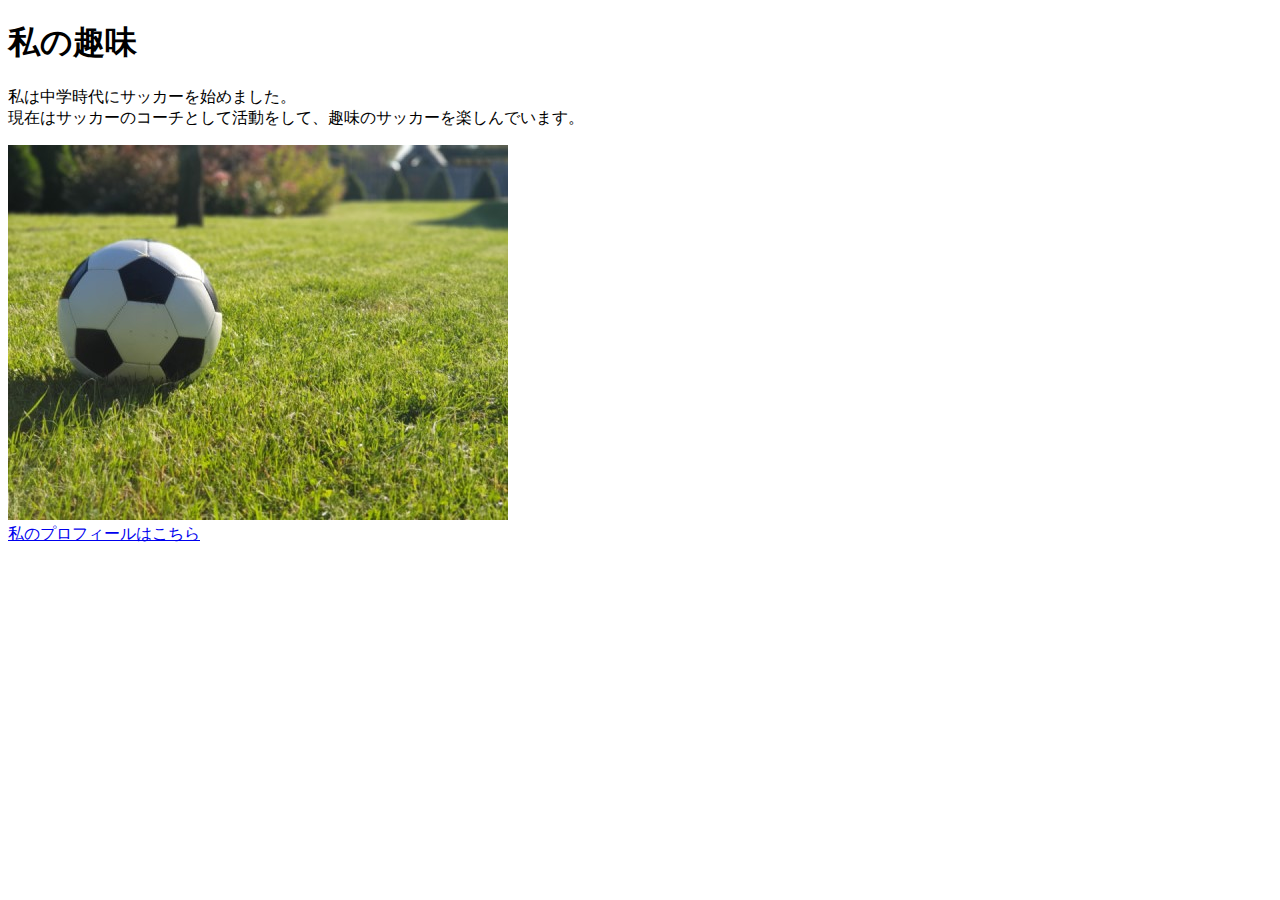
<file: kadai_005/html/kadai_005.html>
<!DOCTYPE html>
<html>
  <head>
    <title>5章課題</title>
    <meta name="description" content="このページは5章の課題です。" />
    <meta charset="UTF-8" />
  </head>
  <body>
    <h1>私の趣味</h1>
    <p>
      私は中学時代にサッカーを始めました。<br />
      現在はサッカーのコーチとして活動をして、趣味のサッカーを楽しんでいます。
    </p>
    <img src="../images/sample.jpg" alt="サッカーボールの画像" /><br />
    <a href="https://x.com/samuraijuku">私のプロフィールはこちら</a>
  </body>
</html>
</file>
<file: sampletech/style.css>
/* PC、スマホ共通スタイル */
* {
  box-sizing: border-box;
  letter-spacing: 0.05em;
  margin: 0px;
}

p {
  font-size: 14px;
  color: #5a5a5a;
  line-height: 1.7em;
}

body {
  margin: 0 auto;
  font-family: "Times New Roman", "Noto Sans JP", "游ゴシック", "Yu Gothic",
    serif;
}

.wid-box {
  max-width: 1080px;
  margin: 0 auto;
}

/* ヘッダー */

.first {
  display: flex;
  justify-content: space-between;
  align-items: center;
  margin: 8px auto;
  padding: 0;
}

.nav-pc {
  font-size: 14px;
}

.nav-pc ul {
  display: flex;
}

.nav-pc li {
  list-style: none;
  margin-right: 24px;
}

header a {
  text-decoration: none;
  color: #333;
}

header a:hover {
  color: #b33636;
}

/* ロゴ */

.logo-img {
  font-size: 29.03px;
  font-weight: bold;
  margin-left: 8px;
  margin-top: 8px;
  white-space: nowrap;
}

.logo-img::before {
  content: url("images/logo.png");
  padding-right: 16px;
  vertical-align: middle;
}

/* メインビジュアル */

.main-visual {
  background-color: #b3b3b3;
  width: 100%;
  margin: auto;
}

.main-box {
  background-color: #333;
  width: 100%;
  height: 400px;
  position: relative;
}
.main-message {
  font-size: 112px;
  color: #fff;
  position: absolute;
  font-weight: normal;
  margin: 0px;
  top: 40%;
  left: 50%;
  transform: translate(-50%, -50%);
  z-index: 13;
}
.main-box::after {
  content: "";
  background-color: #b33636;
  width: 20%;
  height: 400px;
  position: absolute;
  right: 0;
  top: 0;
  z-index: 12;
}

.main-box::before {
  content: "";
  background-color: #5a5a5a;
  width: 20%;
  height: 400px;
  position: absolute;
  left: 0;
  top: 0;
  z-index: 11;
}
/* 見出し */
.b-and-f {
  font-size: 34.84px;
  font-weight: bold;
  color: #333;
}

.b-and-f::after {
  content: "";
  display: inline-block;
  width: 24px;
  height: 24px;
  background-color: #b3b3b3;
  margin-left: 16px;
}

.b-and-f::before {
  content: "";
  display: inline-block;
  width: 24px;
  height: 24px;
  background-color: #b33636;
  margin-right: 16px;
}

.dai4 {
  font-size: 24.19px;
  font-weight: normal;
  margin: 1.5em 0;
  color: #333;
}

.dai5 {
  font-size: 20.16px;
  font-weight: normal;
  margin: 1.5em 0;
  color: #333;
}

.red-b {
  font-size: 29.03px;
  color: #b33636;
  font-weight: bold;
}

/* ミッション */
.mission {
  margin: 80px auto 120px auto;
}
.mission-div {
  display: flex;
}

.mission-ko {
  width: 50%;
  margin: 40px;
}

.mission-ko > h4 {
  margin: 40px 24px;
}

.mission-ko > p {
  margin: 0px 24px 40px 24px;
}

.box-m {
  background-color: #b33636;
  width: 100%;
  min-height: 240px;
}

.box-m2 {
  background-color: #5a5a5a;
  width: 100%;
  min-height: 240px;
  margin-top: 48px;
}

/* MOREボタン */
.more {
  text-align: center;
  background-color: #333;
  width: 200px;
  height: auto;
  color: #fff;
  text-decoration-color: #b33636;
  font-size: 24px;
  letter-spacing: 0.1em;
  padding: 16px 24px;
}

.more::after {
  content: " →";
  font-size: 24px;
}

.more:hover {
  background-color: #b33636;
}

.center {
  text-align: center;
}

/* プロダクト */
#product {
  background-color: #f6f6f6;
  margin: 80px auto 120px auto;
}

#product > .wid-box {
  padding: 40px 0 64px 0;
}

#product .dai5 {
  margin: 0.8em 0 1.8em 0;
}

.product-div {
  margin: 40px auto;
  display: flex;
}

.product-ko {
  width: 50%;
  margin-right: 20px;
}

.product-ko2 {
  width: 50%;
  margin-left: 20px;
  margin-top: 80px;
}

.product-ko > div {
  position: relative;
  margin-right: 20px;
}

.product-ko2 > div {
  position: relative;
  margin-left: 20px;
}

.box-p {
  width: 120px;
  height: 120px;
  background-color: #5a5a5a;
  position: absolute;
  top: 0;
  right: 0;
}

.box-p2 {
  width: 120px;
  height: 120px;
  background-color: #d49595;
  position: absolute;
  top: 0;
  right: 0;
}

.box-p3 {
  width: 120px;
  height: 120px;
  background-color: #b33636;
  position: absolute;
  top: 0;
  right: 0;
}

.box-p4 {
  width: 120px;
  height: 120px;
  background-color: #d9d9d9;
  position: absolute;
  top: 0;
  right: 0;
}

.product-mago {
  background-color: #fff;
  margin: 0 40px 80px 40px;
  padding: 80px 40px 48px 40px;
  box-shadow: 8px 8px 16px 0px #d9d9d9;
}
</file>
<file: socialtech/style.css>
* {
  box-sizing: border-box;
}

p {
  font-size: 15px;
}

body {
  max-width: 1080px;
  margin: 0 auto 0 auto;
  font-family: "Source Sans Pro", "Hiragino Kaku Gothic ProN", Meiryo, Arial,
    sans-serif;
}

header {
  display: flex;
  justify-content: space-between;
}

#nav-pc {
  font-size: 14px;
}

#nav-pc ul {
  display: flex;
  padding-left: 0;
}

#nav-pc li {
  list-style: none;
}

#nav-pc a {
  text-decoration: none;
  margin-left: 20px;
  color: #0d0d0d;
}

#nav-pc a:hover {
  text-decoration: underline;
}

#nav-sp,
#menu-sp {
  display: none;
}

#main-visual {
  position: relative;
  height: 400px;
}

#main-message {
  position: absolute;
  top: 0;
  left: 0;
  background-color: #2710d5;
  color: #ffffff;
  border-radius: 0 0 476px 0;
  max-width: 620px;
  height: 100%;
  width: 100%;
  z-index: 11;
}

#main-message > h1 {
  font-size: 60px;
  margin: 100px 0 0 50px;
}

#main-message > p {
  font-size: 28px;
  margin: 0 0 0 50px;
}

#main-visual > img {
  max-width: 620px;
  border-radius: 476px 0 0 0;
  position: absolute;
  top: 0;
  right: 0;
  z-index: 10;
}

h2 {
  margin: 40px 0 0 0;
}

h2::after {
  content: url("images/line.png");
  margin-left: 10px;
}

h3 {
  font-size: 27px;
}

#mission {
  margin: 80px auto 80px auto;
}

#mission-flex {
  display: flex;
}

#mission-flex > div {
  width: 50%;
  margin: 20px;
}

#mission-photo {
  width: 100%;
}

#s2dgs {
  margin-top: 50px;
  width: 100%;
}

#product {
  background-color: #fafafa;
  margin: 80px 0 80px 0;
  padding: 10px 40px 0 40px;
}

#product .product-flex {
  margin-top: 40px;
  display: flex;
}

#product-left {
  width: 50%;
  margin-right: 20px;
}

#product-right {
  width: 50%;
  margin-left: 20px;
  margin-top: 80px;
}

#product-left > div {
  position: relative;
  height: 480px;
  margin-right: 20px;
}

#product-right > div {
  position: relative;
  height: 480px;
  margin-left: 20px;
}

.product-photo {
  width: 100%;
}

.product-explain {
  background-color: #ffffff;
  position: absolute;
  left: 0;
  bottom: 50px;
  margin: 0 40px 0 40px;
  padding: 20px;
  box-shadow: 5px 5px 10px rgba(0, 0, 0, 0.05);
}

.product-explain > span {
  color: #2710d5;
  font-weight: bold;
  font-size: 16px;
  margin: 0;
}

.product-explain > h3 {
  margin: 5px 0 5px 0;
}

.product-explain > p {
  font-size: 14px;
  margin: 0;
}

#product-more {
  text-align: center;
}

#product-more a {
  position: relative;
  bottom: -42px;
}

#aboutus {
  margin: 80px auto 80px auto;
}

#aboutus > div {
  display: flex;
}

.culture-img {
  width: 50%;
  align-self: flex-start;
}

.culture-img2 {
  margin-top: 50px;
  width: 100%;
}

.culture-table {
  margin-right: 50px;
}

.culture-num {
  font-size: 80px;
  color: #2710d5;
  padding: 0 20px 0 0;
}

.culture-table th {
  text-align: left;
  font-size: 28px;
  font-weight: bold;
}

.culture-en {
  color: #2710d5;
  font-size: 24px;
}

.culture-description {
  margin: 0;
}

#vision {
  margin: 80px auto 80px auto;
}

#vision > div {
  display: flex;
  justify-content: space-between;
  flex-wrap: wrap;
}

.vision-box {
  width: 300px;
  height: 300px;
  margin-bottom: 30px;
  position: relative;
}

.vision-box > img {
  width: 100%;
  position: relative;
  z-index: 30;
}

.vision-box > div {
  position: absolute;
  top: 0;
  left: 0;
  z-index: 31;
  margin-right: 20px;
}

.vision-box > div > h4 {
  color: #2710d5;
  font-size: 19px;
  margin: 80px 0 0 0;
}

.vision-box > div > h4::first-letter {
  font-size: 40px;
}

.vision-box > div > h5 {
  font-size: 20px;
  margin: 0 0 0 0;
}

.vision-box > div > p {
  margin: 10px 0 0 0;
}

#company {
  margin: 80px auto 80px auto;
}

#company-table {
  width: 100%;
}

.tableheader {
  text-align: left;
  padding: 20px;
  border-bottom: 1px solid #2710d5;
  width: 100px;
}

.tableheader-first {
  border-top: 1px solid #2710d5;
}

.cell {
  padding: 30px;
  border-bottom: 1px solid #ececec;
}

.cell-first {
  border-top: 1px solid #ececec;
}

#company > iframe {
  width: 100%;
  height: 368px;
  margin-top: 40px;
}

#contact {
  margin: 80px auto 80px auto;
}

#contact > form > div {
  display: flex;
  flex-direction: row;
  flex-wrap: wrap;
  padding-bottom: 30px;
}

.contact-heading {
  width: 240px;
  align-self: center;
}

.contact-label {
  font-weight: bold;
}

.contact-span {
  color: #ce2222;
  margin-left: 20px;
  font-weight: bold;
}

.contact-textbox {
  border-top: 0px;
  border-left: 0px;
  border-right: 0px;
  border-bottom: 1px solid #707070;
  background-color: #fafafa;
  width: 400px;
  height: 56px;
}

.contact-textarea {
  border-top: 0px;
  border-left: 0px;
  border-right: 0px;
  border-bottom: 1px solid #707070;
  background-color: #fafafa;
  width: 400px;
  height: 200px;
}

#contact dt {
  font-weight: bold;
}

#contact dd {
  margin: 0 0 16px 0;
}

#contact dd p {
  margin: 0;
}

#contact dd ul {
  padding-left: 0;
}

#contact dd li {
  margin-bottom: 0;
  list-style: none;
}

footer {
  background-color: #0d0d0d;
  text-align: center;
  padding: 80px 80px 30px 80px;
}

#footer-logo {
  margin-bottom: 30px;
}

#footer-link {
  margin-bottom: 50px;
}

#footer-link > a {
  text-decoration: none;
  margin: 10px;
  color: #ffffff;
}

#footer-link > a:hover {
  text-decoration: underline;
}

#sns-footer {
  display: flex;
  justify-content: space-between;
  text-align: left;
}

#sns-footer a {
  margin-right: 30px;
}

#copyright {
  color: #ffffff;
  margin: 0;
}

/* 画面幅が767以下の時 */
@media screen and (max-width: 767px) {
  #nav-pc {
    display: none;
  }

  #menu-sp {
    display: block;
    background-color: transparent;
    float: right;
    padding: 0;
    border: none;
  }

  #nav-sp {
    background-color: #2710d5;
    position: fixed;
    left: 0;
    top: 0;
    height: 100%;
    width: 100%;
    display: none;
    z-index: 100;
  }

  #close {
    position: absolute;
    top: 20px;
    right: 20px;
    background-color: transparent;
    border: none;
  }

  #nav-sp nav ul {
    padding-left: 0;
  }

  #nav-sp nav li {
    list-style: none;
  }

  #logo-sp {
    margin: 80px 0 30px 20px;
  }

  #nav-sp nav a {
    display: block;
    color: #ffffff;
  }

  #nav-sp nav a:hover {
    text-decoration: underline;
  }
  #nav-sp .menu {
    text-decoration: none;
    margin: 0 20px 0 20px;
    height: 44px;
    font-size: 16px;
    background-image: url("images/arrow.png");
    background-repeat: no-repeat;
    background-position: right top;
  }

  #sns {
    position: absolute;
    bottom: 20px;
    left: 20px;
  }

  #sns > a {
    margin-right: 30px;
  }
}
</file>
<file: kadai_015/style.css>
html {
  font-size: 20px;
}

body {
  font-family: "Arial", "Meiryo", sans-serif;
  text-align: center;
}

.blue {
  color: skyblue;
}

.pink {
  color: rgb(255, 192, 203);
}

h1 {
  font-family: "Josefin Sans", sans-serif;
  font-size: 2rem;
  letter-spacing: 1.2em;
  text-shadow: 1px 1px 4px gray;
  border-bottom: solid 3px rgb(115, 115, 114);
}

#basic > p {
  font-weight: bold;
}
</file>
<file: kadai_018/style.css>
#top {
  width: 800px;
  background-color: #dcc9f4;
  padding: 20px 0px;
  margin: 0 auto;
  text-align: center;
}
.top-child {
  width: 20%;
  background-color: #ffd9df;
  display: inline-block;
  margin: 0px;
}
#middle {
  width: 800px;
  height: 800px;
  margin: 20px auto;
  background-color: #ffd9df;
  position: relative;
}
#middle-child01 {
  width: 200px;
  height: 200px;
  background-color: #87ceeb;
  position: absolute;
  top: 100px;
  left: 100px;
}
#middle-child02 {
  width: 200px;
  height: 200px;
  background-color: #87ceeb;
  position: absolute;
  top: 300px;
  left: 300px;
}
#middle-child03 {
  width: 200px;
  height: 200px;
  background-color: #87ceeb;
  position: absolute;
  top: 500px;
  left: 500px;
}
#bottom {
  width: 800px;
  height: 300px;
  margin: auto;
  background-color: #87ceeb;
}
#bottom-child01 {
  width: 400px;
  height: 100px;
  background-color: #e5dcf0;
}
#bottom-child02 {
  width: 400px;
  height: 100px;
  background-color: #e5dcf0;
  position: relative;
  left: 200px;
}
#bottom-child03 {
  width: 400px;
  height: 100px;
  background-color: #e5dcf0;
  position: relative;
  left: 400px;
}
</file>
<file: kadai_022/style.css>
h1,
p,
body {
  margin: 0;
}

p,
a {
  font-size: 20px;
}

header {
  margin-bottom: 20px;
  background-color: rgb(244, 79, 79);
  text-align: center;
}

h1 {
  color: rgb(255, 255, 255);
}

main {
  margin: 10px;
}
#parent {
  display: flex;
  justify-content: space-around;
}
.contents {
  border: 3px solid rgb(238, 204, 204);
  flex-basis: 25%;
  padding: 10px 15px;
  margin: 20px 0;
  text-align: center;
}
.contents img {
  margin: 10px 0;
  width: 70%;
}
div p:nth-of-type(2)::first-letter {
  font-weight: bold;
  color: rgb(97, 206, 249);
}
h2 {
  font-size: 25px;
  border-bottom: 3px dotted rgb(236, 122, 122);
}
h2::before {
  content: "●";
  color: rgb(239, 111, 139);
}
footer {
  background-color: rgb(244, 79, 79);
  text-align: center;
}
a {
  color: rgb(255, 255, 255);
}
a:visited {
  color: rgb(193, 234, 251);
}
a:hover {
  color: rgb(245, 178, 168);
}
@media screen and (max-width: 768px) {
  #parent {
    flex-direction: column;
  }
  h2 {
    font-size: 30px;
  }
  p {
    font-size: 25px;
  }
}
</file>
